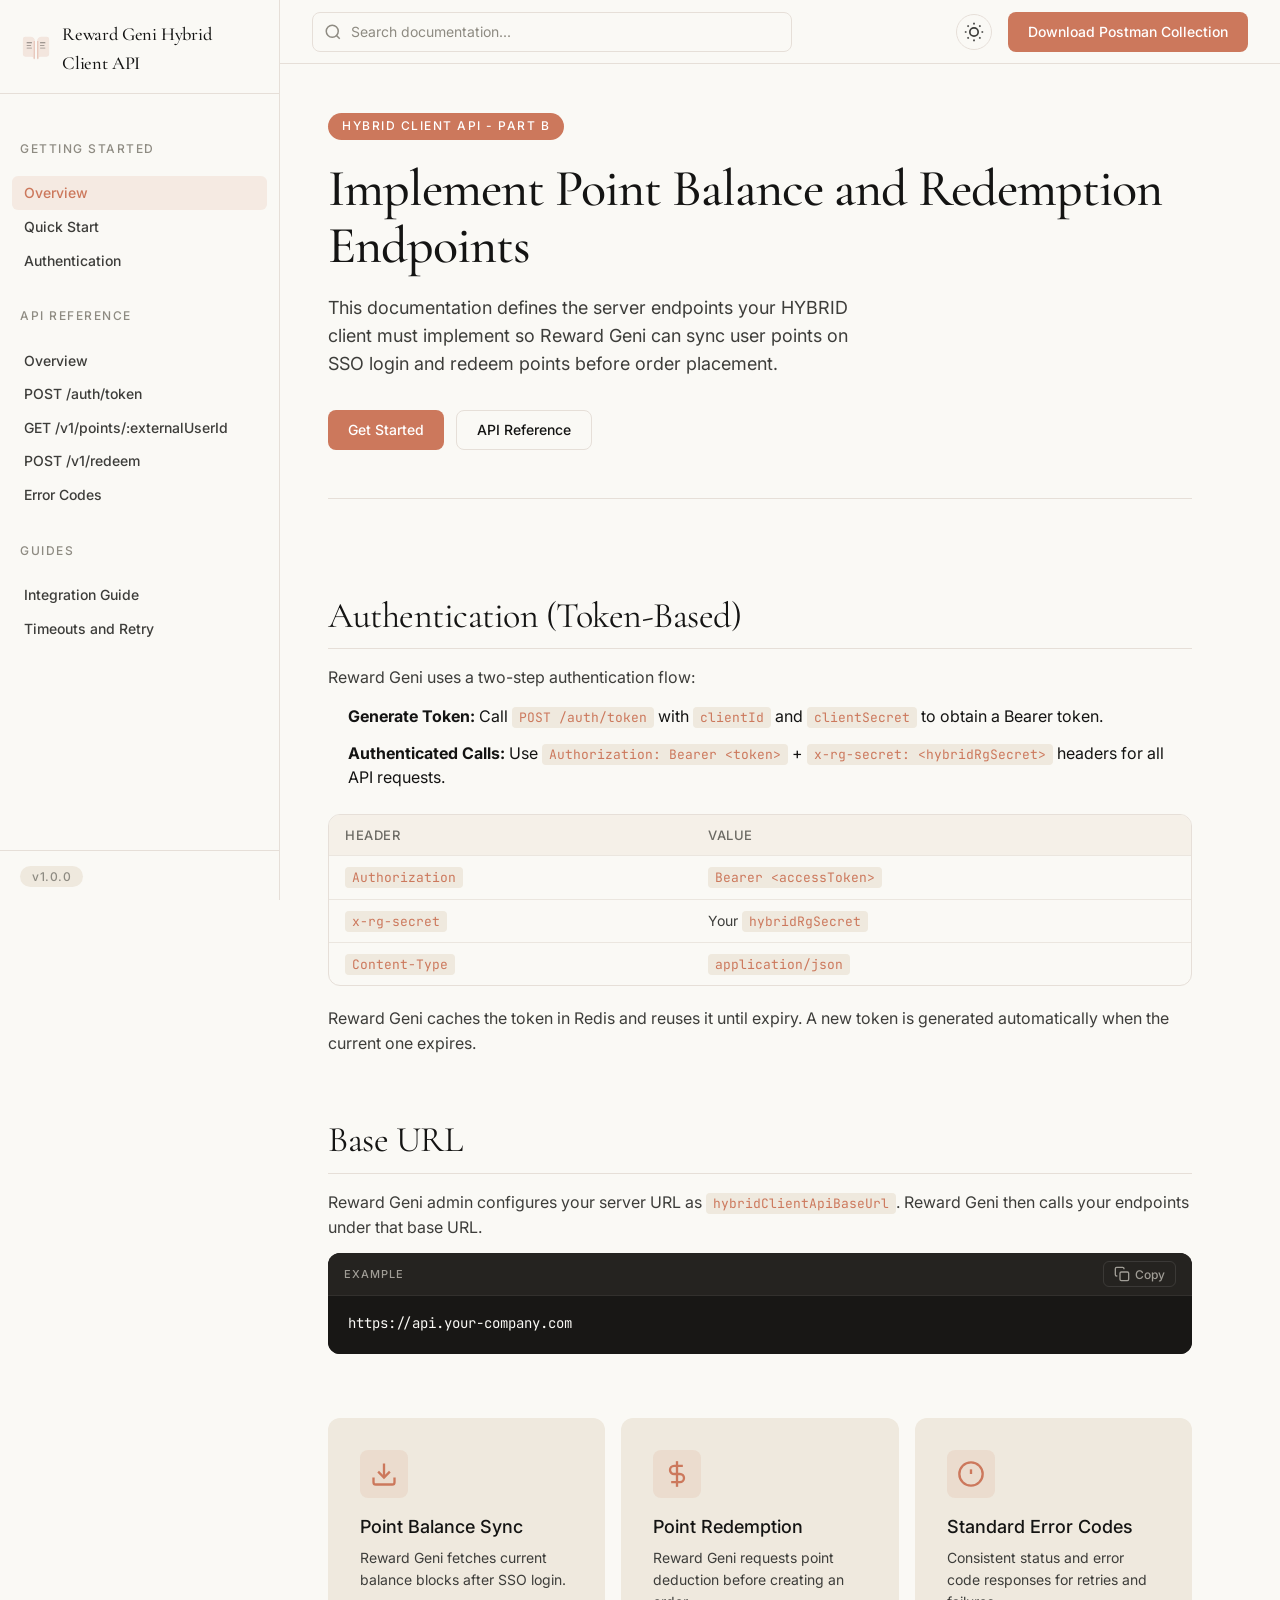
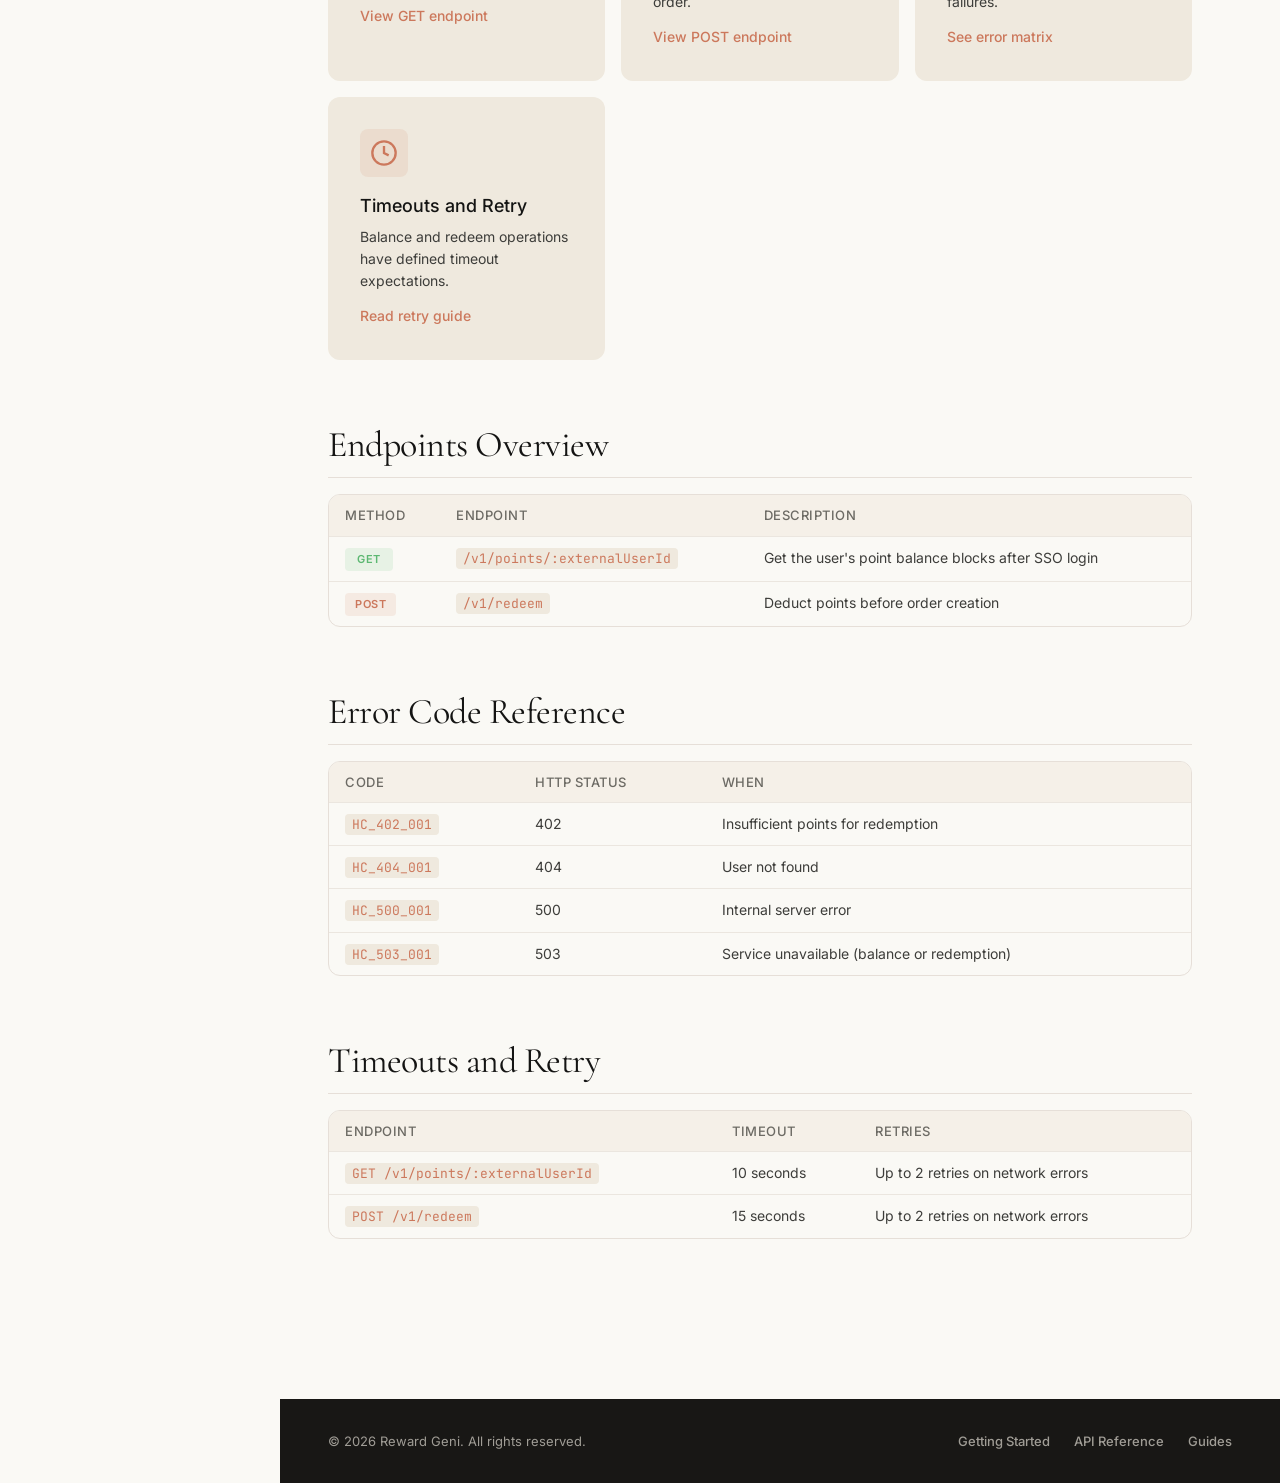
<file: index.html>
<!DOCTYPE html>
<html lang="en" data-theme="light">

<head>
    <meta charset="UTF-8">
    <meta name="viewport" content="width=device-width, initial-scale=1.0">
    <title>Reward Geni - Hybrid Client API (Part B)</title>
    <meta name="description"
        content="Part B Hybrid Client API documentation for Reward Geni. Includes token-based authentication, point balance sync, point redemption, error codes, and retries.">
    <meta name="keywords"
        content="Reward Geni, Hybrid Client API, Part B, token authentication, points, redemption, API documentation">
    <meta name="author" content="Reward Geni">
    <meta property="og:title" content="Reward Geni - Hybrid Client API (Part B)">
    <meta property="og:description"
        content="Documentation for implementing Part B Hybrid Client API endpoints on your server.">
    <meta property="og:type" content="website">
    <meta name="twitter:card" content="summary_large_image">
    <link rel="icon" type="image/svg+xml" href="assets/favicon.svg">
    <link rel="stylesheet" href="styles.css">
    <link rel="preconnect" href="https://fonts.googleapis.com">
    <link rel="preconnect" href="https://fonts.gstatic.com" crossorigin>
    <link
        href="https://fonts.googleapis.com/css2?family=Cormorant+Garamond:ital,wght@0,400;0,500;0,600;0,700;1,400&family=Inter:wght@300;400;500;600;700&family=JetBrains+Mono:wght@400;500&display=swap"
        rel="stylesheet">
</head>

<body>
    <aside class="sidebar" id="sidebar">
        <div class="sidebar-header">
            <a href="index.html" class="logo-link">
                <img src="assets/logo.svg" alt="Reward Geni" class="logo">
                <span class="logo-text" data-config-site-name>Reward Geni Hybrid Client API</span>
            </a>
            <button class="sidebar-close" id="sidebarClose" aria-label="Close sidebar">
                <svg width="24" height="24" viewBox="0 0 24 24" fill="none" stroke="currentColor" stroke-width="2">
                    <path d="M18 6L6 18M6 6l12 12" />
                </svg>
            </button>
        </div>
        <nav class="sidebar-nav">
            <div class="nav-section">
                <h3 class="nav-section-title">Getting Started</h3>
                <ul class="nav-list">
                    <li><a href="index.html" class="nav-link active">Overview</a></li>
                    <li><a href="docs/getting-started.html" class="nav-link">Quick Start</a></li>
                    <li><a href="docs/getting-started.html#authentication" class="nav-link">Authentication</a></li>
                </ul>
            </div>
            <div class="nav-section">
                <h3 class="nav-section-title">API Reference</h3>
                <ul class="nav-list">
                    <li><a href="docs/api.html" class="nav-link">Overview</a></li>
                    <li><a href="docs/api.html#generate-token" class="nav-link">POST /auth/token</a></li>
                    <li><a href="docs/api.html#get-point-balance" class="nav-link">GET /v1/points/:externalUserId</a>
                    </li>
                    <li><a href="docs/api.html#redeem-points" class="nav-link">POST /v1/redeem</a></li>
                    <li><a href="docs/api.html#error-codes" class="nav-link">Error Codes</a></li>
                </ul>
            </div>
            <div class="nav-section">
                <h3 class="nav-section-title">Guides</h3>
                <ul class="nav-list">
                    <li><a href="docs/guides.html" class="nav-link">Integration Guide</a></li>
                    <li><a href="docs/guides.html#timeouts-and-retry" class="nav-link">Timeouts and Retry</a></li>
                </ul>
            </div>
        </nav>
        <div class="sidebar-footer">
            <span class="version-badge" data-config-api-version>v1.0.0</span>
        </div>
    </aside>

    <div class="main-wrapper">
        <header class="topbar">
            <button class="menu-toggle" id="menuToggle" aria-label="Open sidebar">
                <svg width="24" height="24" viewBox="0 0 24 24" fill="none" stroke="currentColor" stroke-width="2">
                    <path d="M3 12h18M3 6h18M3 18h18" />
                </svg>
            </button>
            <div class="search-container">
                <svg class="search-icon" width="18" height="18" viewBox="0 0 24 24" fill="none" stroke="currentColor"
                    stroke-width="2">
                    <circle cx="11" cy="11" r="8" />
                    <path d="m21 21-4.35-4.35" />
                </svg>
                <input type="text" id="searchInput" class="search-input" placeholder="Search documentation..."
                    autocomplete="off">
                <div class="search-results" id="searchResults"></div>
            </div>
            <div class="topbar-actions">
                <button class="theme-toggle" id="themeToggle" aria-label="Toggle theme">
                    <svg class="sun-icon" width="20" height="20" viewBox="0 0 24 24" fill="none" stroke="currentColor"
                        stroke-width="2">
                        <circle cx="12" cy="12" r="5" />
                        <path
                            d="M12 1v2M12 21v2M4.22 4.22l1.42 1.42M18.36 18.36l1.42 1.42M1 12h2M21 12h2M4.22 19.78l1.42-1.42M18.36 5.64l1.42-1.42" />
                    </svg>
                    <svg class="moon-icon" width="20" height="20" viewBox="0 0 24 24" fill="none" stroke="currentColor"
                        stroke-width="2">
                        <path d="M21 12.79A9 9 0 1 1 11.21 3 7 7 0 0 0 21 12.79z" />
                    </svg>
                </button>
                <button type="button" class="btn btn-primary postman-download"
                    data-download-url="Reward%20Geni%20-%20Hybrid%20Client%20API%20Spec%20%28Part%20B%29.postman_collection.json"
                    data-download-filename="reward-geni-hybrid-client-api-part-b.postman_collection.json"
                    aria-label="Download Postman Collection">Download Postman Collection</button>
            </div>
        </header>

        <main class="content">
            <section class="hero">
                <div class="hero-content">
                    <span class="badge">Hybrid Client API - Part B</span>
                    <h1>Implement Point Balance and Redemption Endpoints</h1>
                    <p class="hero-description">
                        This documentation defines the server endpoints your HYBRID client must implement so Reward Geni
                        can sync user points on SSO login and redeem points before order placement.
                    </p>
                    <div class="hero-actions">
                        <a href="docs/getting-started.html" class="btn btn-primary">Get Started</a>
                        <a href="docs/api.html" class="btn btn-secondary">API Reference</a>
                    </div>
                </div>
            </section>

            <section class="content-section">
                <h2 id="authentication">Authentication (Token-Based) <a href="#authentication" class="anchor-link">#</a>
                </h2>
                <p>Reward Geni uses a two-step authentication flow:</p>
                <ol class="steps" style="margin-bottom:24px;padding-left:20px;">
                    <li style="margin-bottom:12px;"><strong>Generate Token:</strong> Call <code>POST /auth/token</code>
                        with <code>clientId</code> and <code>clientSecret</code> to obtain a Bearer token.</li>
                    <li style="margin-bottom:12px;"><strong>Authenticated Calls:</strong> Use
                        <code>Authorization: Bearer &lt;token&gt;</code> +
                        <code>x-rg-secret: &lt;hybridRgSecret&gt;</code> headers for all API requests.
                    </li>
                </ol>
                <div class="table-wrapper">
                    <table class="api-table">
                        <thead>
                            <tr>
                                <th>Header</th>
                                <th>Value</th>
                            </tr>
                        </thead>
                        <tbody>
                            <tr>
                                <td><code>Authorization</code></td>
                                <td><code>Bearer &lt;accessToken&gt;</code></td>
                            </tr>
                            <tr>
                                <td><code>x-rg-secret</code></td>
                                <td>Your <code>hybridRgSecret</code></td>
                            </tr>
                            <tr>
                                <td><code>Content-Type</code></td>
                                <td><code>application/json</code></td>
                            </tr>
                        </tbody>
                    </table>
                </div>
                <p style="margin-top:12px;">Reward Geni caches the token in Redis and reuses it until expiry. A new
                    token is generated automatically when the current one expires.</p>
            </section>

            <section class="content-section">
                <h2 id="base-url">Base URL <a href="#base-url" class="anchor-link">#</a></h2>
                <p>
                    Reward Geni admin configures your server URL as <code>hybridClientApiBaseUrl</code>. Reward Geni
                    then
                    calls your endpoints under that base URL.
                </p>
                <div class="code-block">
                    <div class="code-header">
                        <span class="code-lang">Example</span>
                        <button class="copy-btn" data-code="https://api.your-company.com">
                            <svg width="16" height="16" viewBox="0 0 24 24" fill="none" stroke="currentColor"
                                stroke-width="2">
                                <rect x="9" y="9" width="13" height="13" rx="2" ry="2" />
                                <path d="M5 15H4a2 2 0 0 1-2-2V4a2 2 0 0 1 2-2h9a2 2 0 0 1 2 2v1" />
                            </svg>
                            Copy
                        </button>
                    </div>
                    <pre><code>https://api.your-company.com</code></pre>
                </div>
            </section>

            <section class="features-grid">
                <div class="feature-card">
                    <div class="feature-icon">
                        <svg width="28" height="28" viewBox="0 0 24 24" fill="none" stroke="currentColor"
                            stroke-width="2">
                            <path d="M21 15v4a2 2 0 0 1-2 2H5a2 2 0 0 1-2-2v-4" />
                            <polyline points="7 10 12 15 17 10" />
                            <line x1="12" y1="15" x2="12" y2="3" />
                        </svg>
                    </div>
                    <h3>Point Balance Sync</h3>
                    <p>Reward Geni fetches current balance blocks after SSO login.</p>
                    <a href="docs/api.html#get-point-balance" class="feature-link">View GET endpoint</a>
                </div>
                <div class="feature-card">
                    <div class="feature-icon">
                        <svg width="28" height="28" viewBox="0 0 24 24" fill="none" stroke="currentColor"
                            stroke-width="2">
                            <path d="M12 1v22" />
                            <path d="M17 5H9.5a3.5 3.5 0 0 0 0 7H14.5a3.5 3.5 0 0 1 0 7H7" />
                        </svg>
                    </div>
                    <h3>Point Redemption</h3>
                    <p>Reward Geni requests point deduction before creating an order.</p>
                    <a href="docs/api.html#redeem-points" class="feature-link">View POST endpoint</a>
                </div>
                <div class="feature-card">
                    <div class="feature-icon">
                        <svg width="28" height="28" viewBox="0 0 24 24" fill="none" stroke="currentColor"
                            stroke-width="2">
                            <circle cx="12" cy="12" r="10" />
                            <line x1="12" y1="8" x2="12" y2="12" />
                            <line x1="12" y1="16" x2="12.01" y2="16" />
                        </svg>
                    </div>
                    <h3>Standard Error Codes</h3>
                    <p>Consistent status and error code responses for retries and failures.</p>
                    <a href="docs/api.html#error-codes" class="feature-link">See error matrix</a>
                </div>
                <div class="feature-card">
                    <div class="feature-icon">
                        <svg width="28" height="28" viewBox="0 0 24 24" fill="none" stroke="currentColor"
                            stroke-width="2">
                            <circle cx="12" cy="12" r="10" />
                            <polyline points="12 6 12 12 16 14" />
                        </svg>
                    </div>
                    <h3>Timeouts and Retry</h3>
                    <p>Balance and redeem operations have defined timeout expectations.</p>
                    <a href="docs/guides.html#timeouts-and-retry" class="feature-link">Read retry guide</a>
                </div>
            </section>

            <section class="content-section">
                <h2 id="endpoints-overview">Endpoints Overview <a href="#endpoints-overview" class="anchor-link">#</a>
                </h2>
                <div class="table-wrapper">
                    <table class="api-table">
                        <thead>
                            <tr>
                                <th>Method</th>
                                <th>Endpoint</th>
                                <th>Description</th>
                            </tr>
                        </thead>
                        <tbody>
                            <tr>
                                <td><span class="method-badge method-get">GET</span></td>
                                <td><code>/v1/points/:externalUserId</code></td>
                                <td>Get the user's point balance blocks after SSO login</td>
                            </tr>
                            <tr>
                                <td><span class="method-badge method-post">POST</span></td>
                                <td><code>/v1/redeem</code></td>
                                <td>Deduct points before order creation</td>
                            </tr>
                        </tbody>
                    </table>
                </div>
            </section>

            <section class="content-section">
                <h2 id="error-codes">Error Code Reference <a href="#error-codes" class="anchor-link">#</a></h2>
                <div class="table-wrapper">
                    <table class="api-table">
                        <thead>
                            <tr>
                                <th>Code</th>
                                <th>HTTP Status</th>
                                <th>When</th>
                            </tr>
                        </thead>
                        <tbody>
                            <tr>
                                <td><code>HC_402_001</code></td>
                                <td>402</td>
                                <td>Insufficient points for redemption</td>
                            </tr>
                            <tr>
                                <td><code>HC_404_001</code></td>
                                <td>404</td>
                                <td>User not found</td>
                            </tr>
                            <tr>
                                <td><code>HC_500_001</code></td>
                                <td>500</td>
                                <td>Internal server error</td>
                            </tr>
                            <tr>
                                <td><code>HC_503_001</code></td>
                                <td>503</td>
                                <td>Service unavailable (balance or redemption)</td>
                            </tr>
                        </tbody>
                    </table>
                </div>
            </section>

            <section class="content-section">
                <h2 id="timeouts-and-retry">Timeouts and Retry <a href="#timeouts-and-retry" class="anchor-link">#</a>
                </h2>
                <div class="table-wrapper">
                    <table class="api-table">
                        <thead>
                            <tr>
                                <th>Endpoint</th>
                                <th>Timeout</th>
                                <th>Retries</th>
                            </tr>
                        </thead>
                        <tbody>
                            <tr>
                                <td><code>GET /v1/points/:externalUserId</code></td>
                                <td>10 seconds</td>
                                <td>Up to 2 retries on network errors</td>
                            </tr>
                            <tr>
                                <td><code>POST /v1/redeem</code></td>
                                <td>15 seconds</td>
                                <td>Up to 2 retries on network errors</td>
                            </tr>
                        </tbody>
                    </table>
                </div>
            </section>

            <section class="content-section">
        </main>

        <footer class="footer">
            <div class="footer-content">
                <p>&copy; <span class="footer-year"></span> Reward Geni. All rights reserved.</p>
                <div class="footer-links">
                    <a href="docs/getting-started.html">Getting Started</a>
                    <a href="docs/api.html">API Reference</a>
                    <a href="docs/guides.html">Guides</a>
                </div>
            </div>
        </footer>
    </div>

    <div class="sidebar-overlay" id="sidebarOverlay"></div>

    <script src="config.js"></script>
    <script src="script.js"></script>
</body>

</html>
</file>
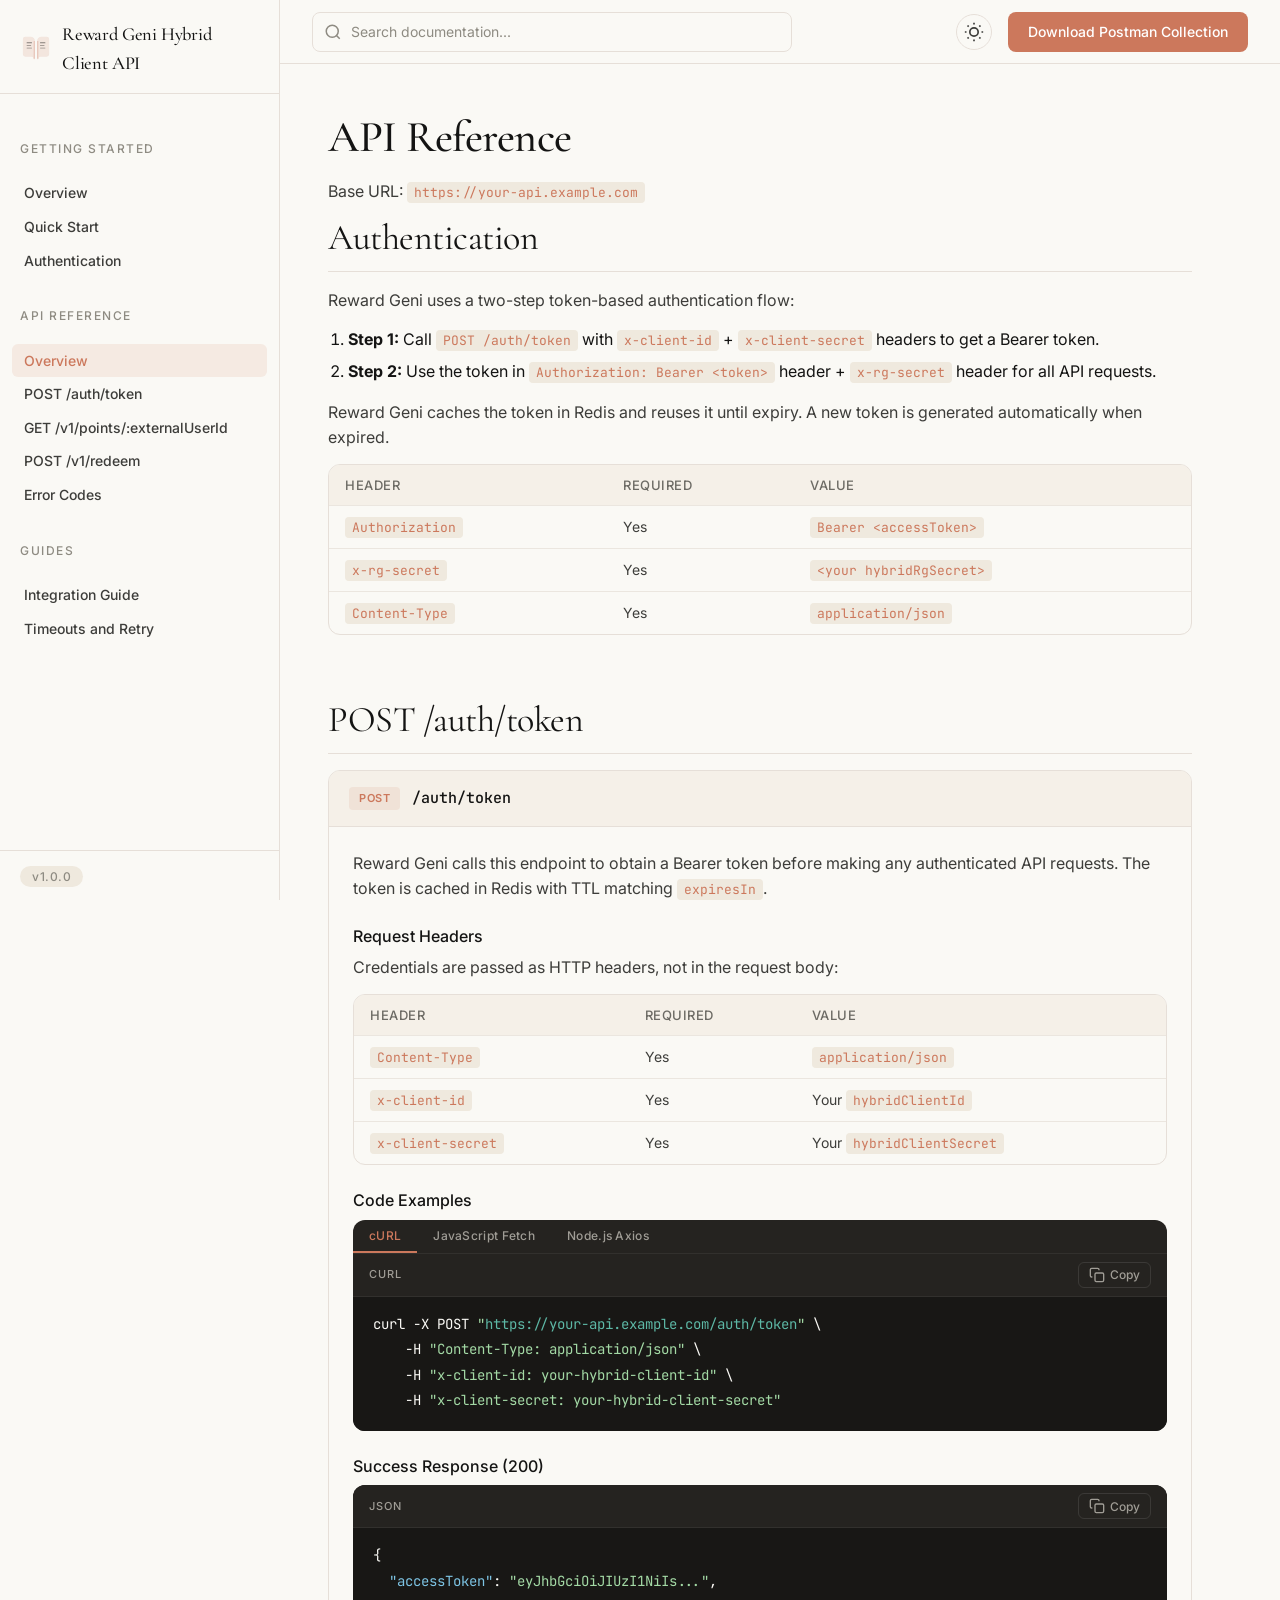
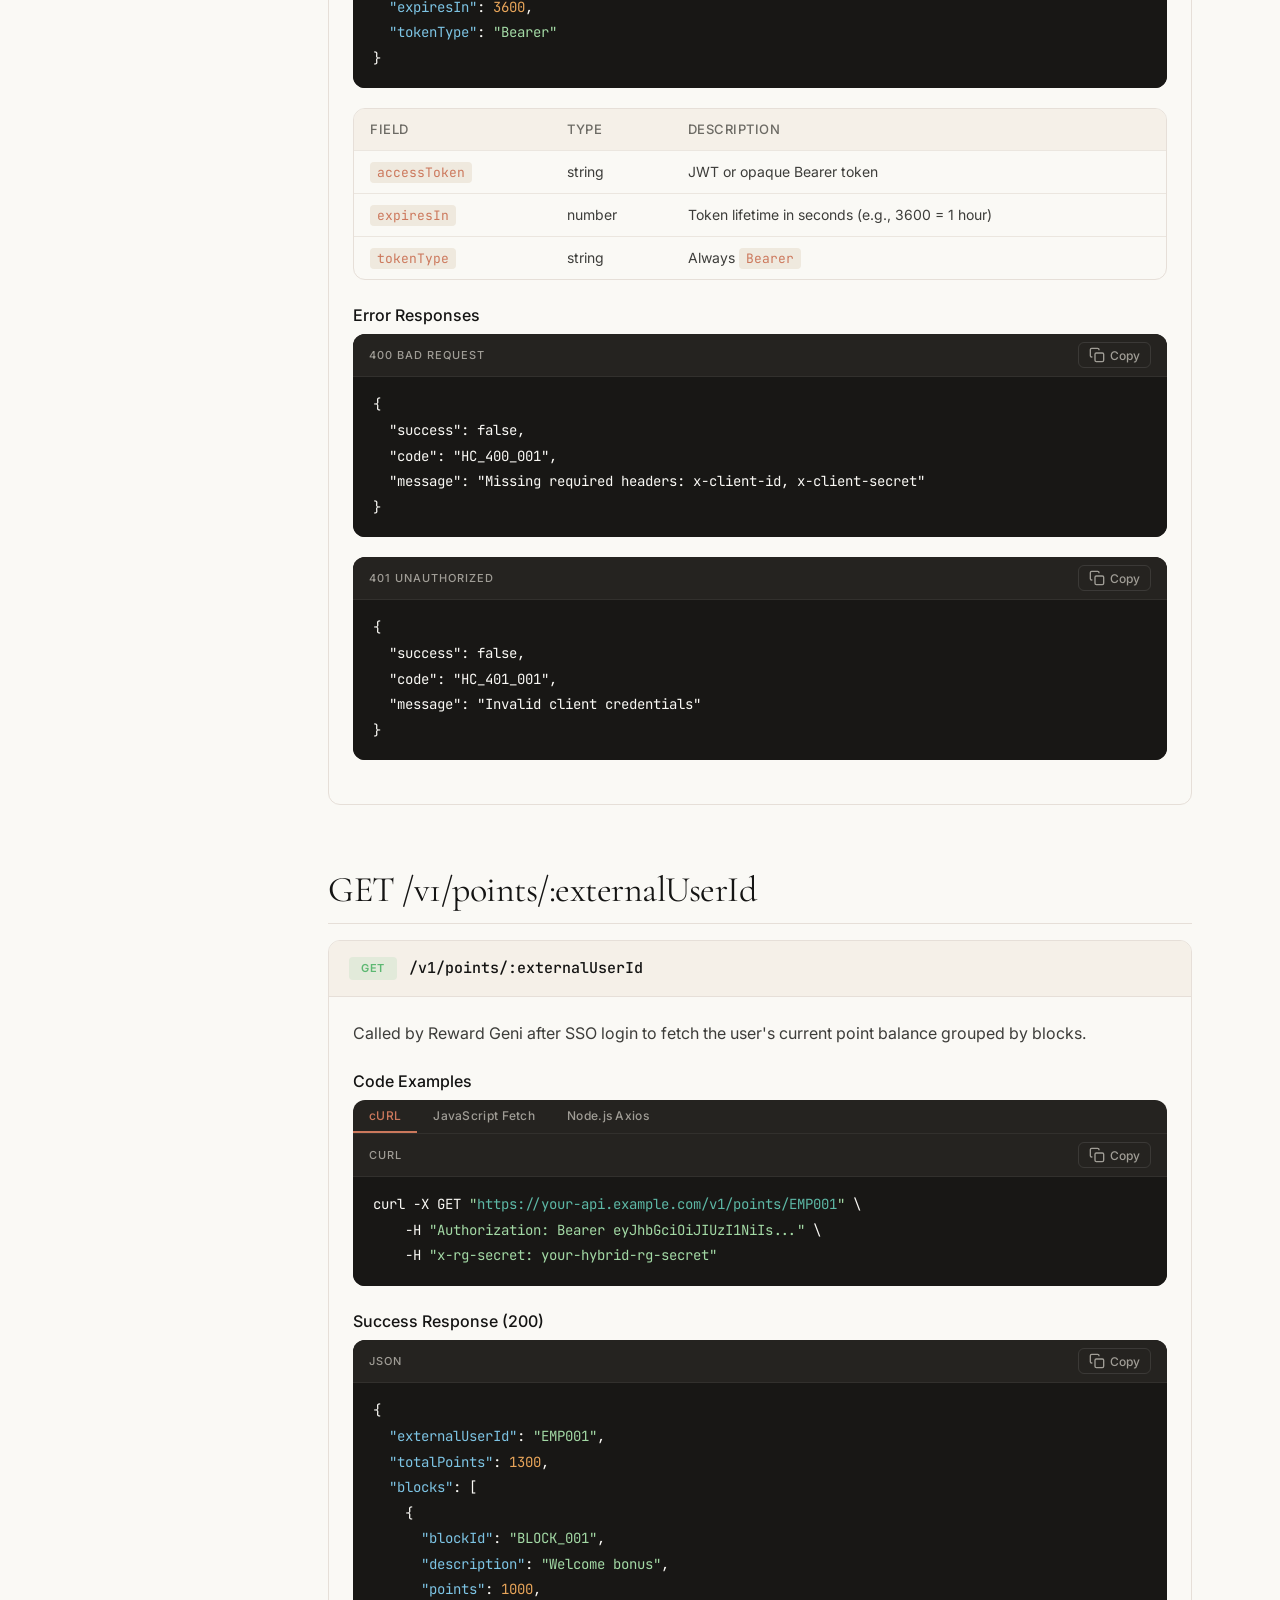
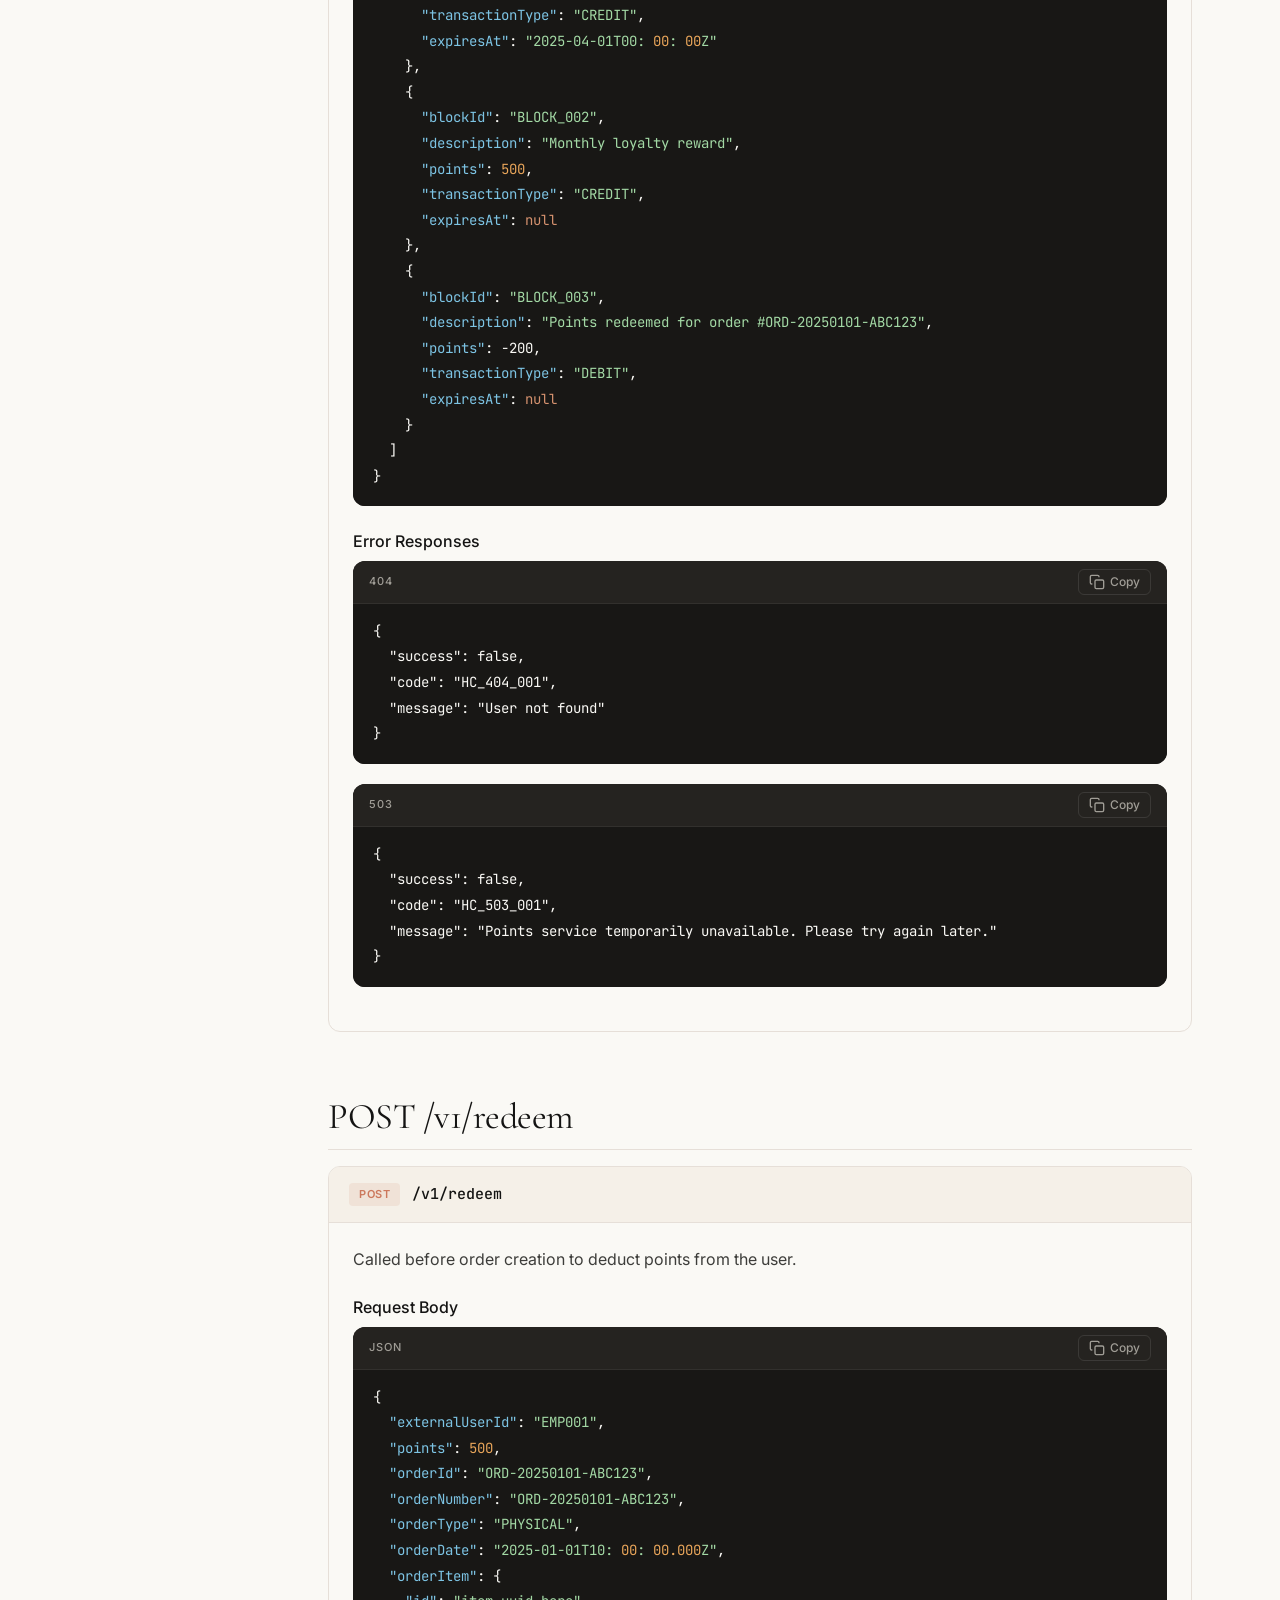
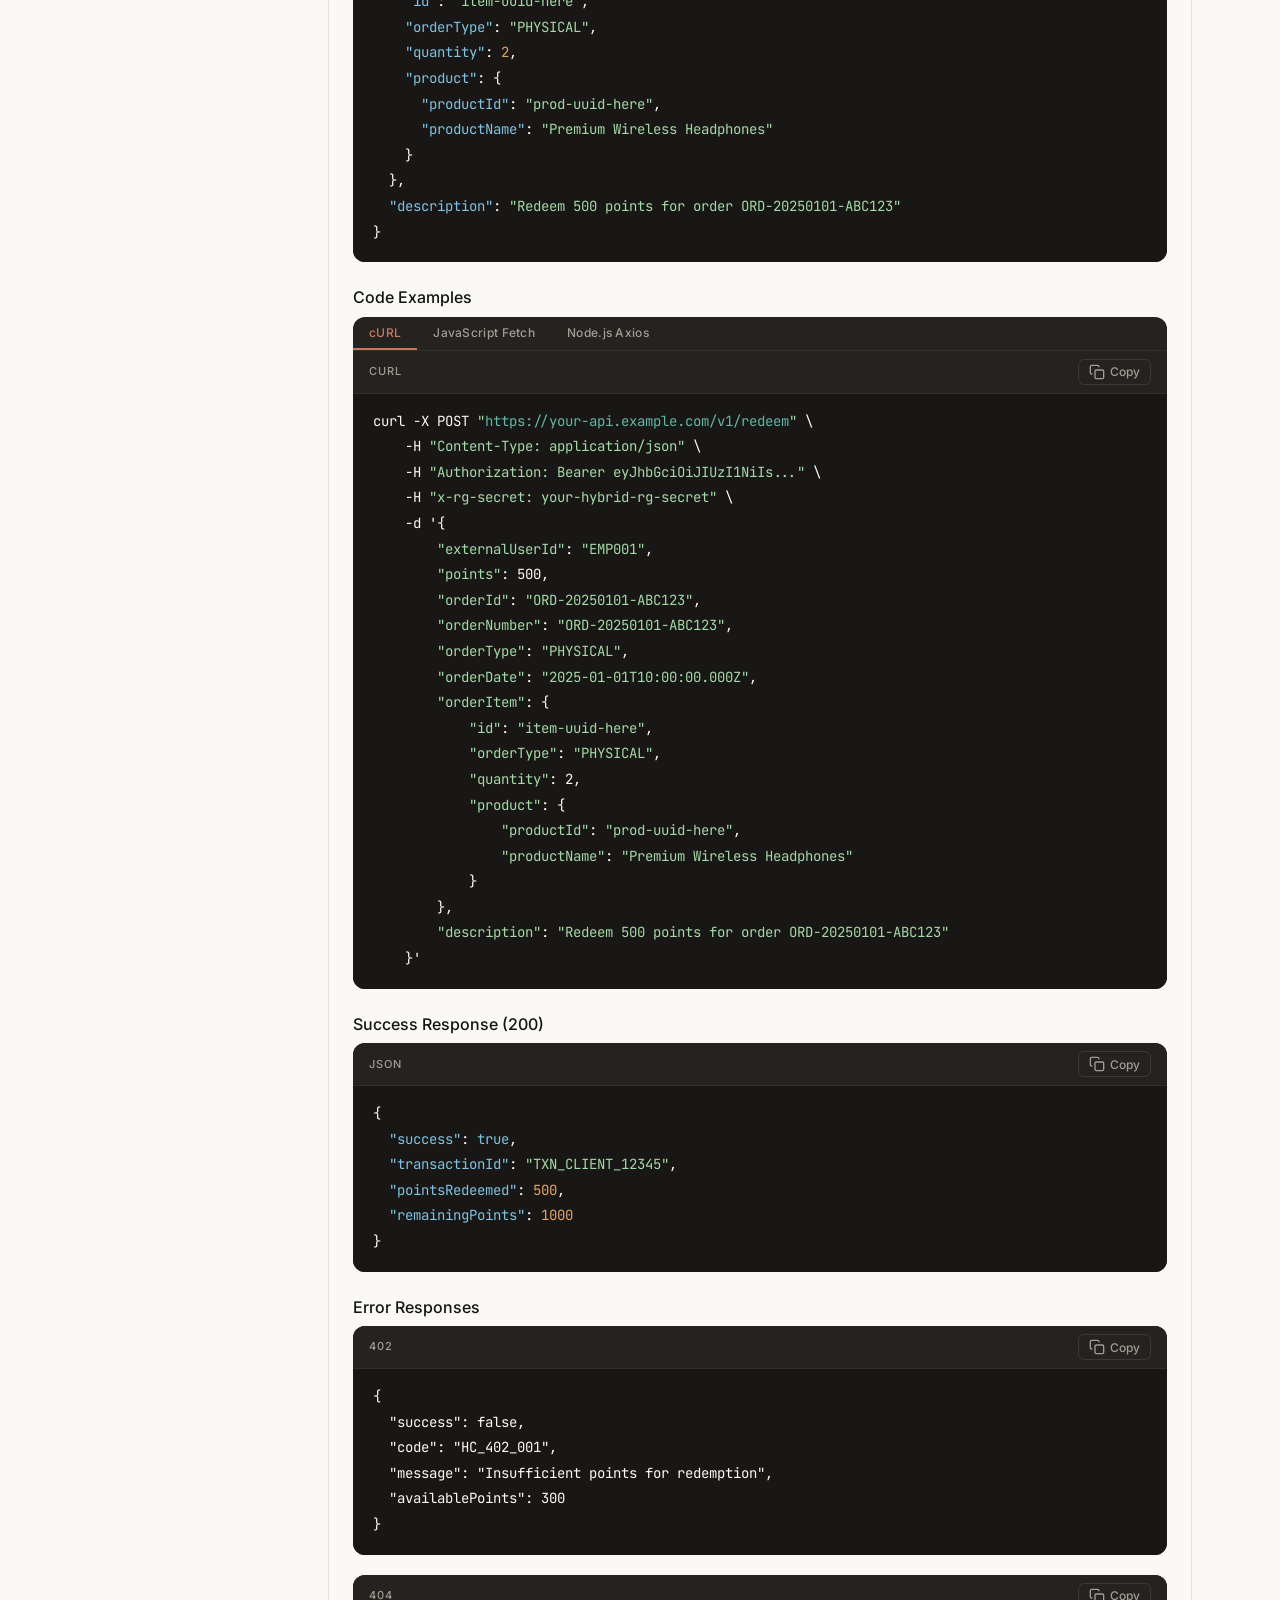
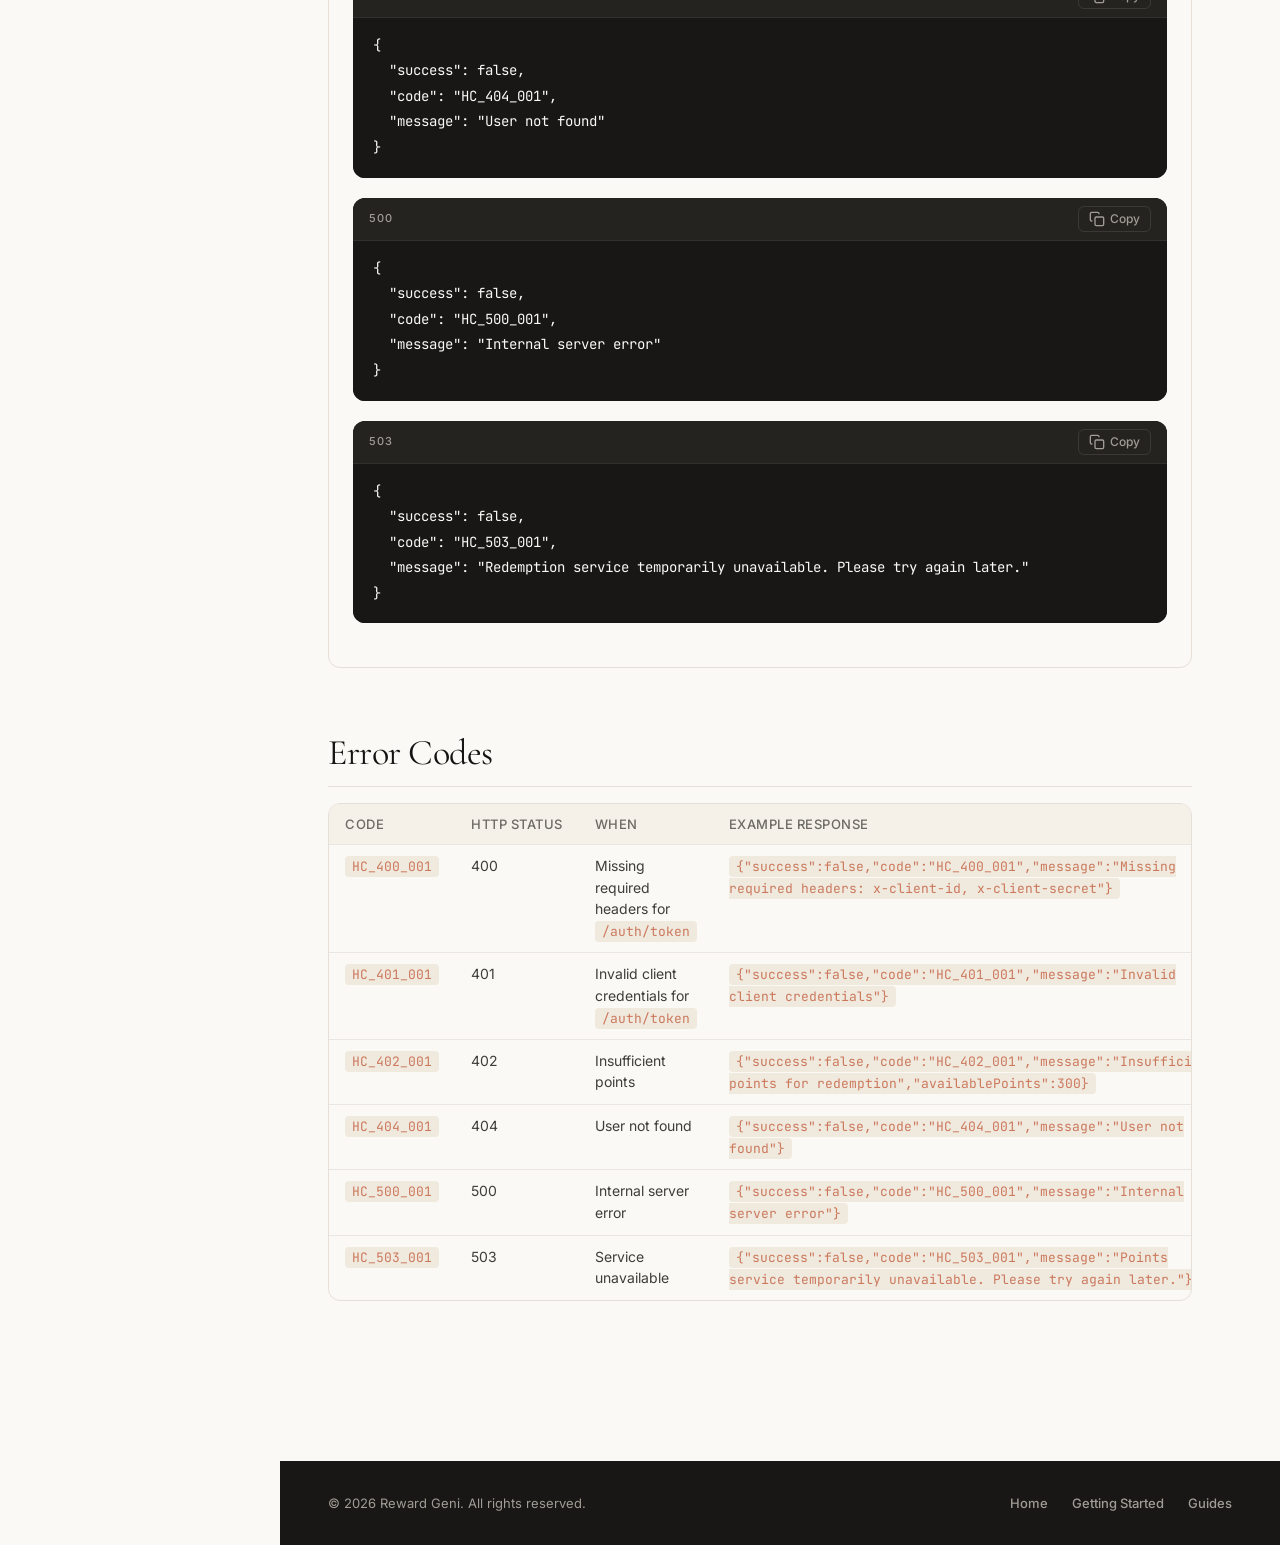
<file: docs/api.html>
<!DOCTYPE html>
<html lang="en" data-theme="light">

<head>
    <meta charset="UTF-8">
    <meta name="viewport" content="width=device-width, initial-scale=1.0">
    <title>API Reference - Hybrid Client API Part B</title>
    <meta name="description"
        content="Complete Part B API reference for Reward Geni Hybrid Client API endpoints: GET /v1/points/:externalUserId and POST /v1/redeem.">
    <link rel="icon" type="image/svg+xml" href="../assets/favicon.svg">
    <link rel="stylesheet" href="../styles.css">
    <link rel="preconnect" href="https://fonts.googleapis.com">
    <link rel="preconnect" href="https://fonts.gstatic.com" crossorigin>
    <link
        href="https://fonts.googleapis.com/css2?family=Cormorant+Garamond:ital,wght@0,400;0,500;0,600;0,700;1,400&family=Inter:wght@300;400;500;600;700&family=JetBrains+Mono:wght@400;500&display=swap"
        rel="stylesheet">
</head>

<body>
    <aside class="sidebar" id="sidebar">
        <div class="sidebar-header">
            <a href="../index.html" class="logo-link">
                <img src="../assets/logo.svg" alt="Reward Geni" class="logo">
                <span class="logo-text" data-config-site-name>Reward Geni Hybrid Client API</span>
            </a>
            <button class="sidebar-close" id="sidebarClose" aria-label="Close sidebar">
                <svg width="24" height="24" viewBox="0 0 24 24" fill="none" stroke="currentColor" stroke-width="2">
                    <path d="M18 6L6 18M6 6l12 12" />
                </svg>
            </button>
        </div>
        <nav class="sidebar-nav">
            <div class="nav-section">
                <h3 class="nav-section-title">Getting Started</h3>
                <ul class="nav-list">
                    <li><a href="../index.html" class="nav-link">Overview</a></li>
                    <li><a href="getting-started.html" class="nav-link">Quick Start</a></li>
                    <li><a href="getting-started.html#authentication" class="nav-link">Authentication</a></li>
                </ul>
            </div>
            <div class="nav-section">
                <h3 class="nav-section-title">API Reference</h3>
                <ul class="nav-list">
                    <li><a href="api.html" class="nav-link active">Overview</a></li>
                    <li><a href="api.html#generate-token" class="nav-link">POST /auth/token</a></li>
                    <li><a href="api.html#get-point-balance" class="nav-link">GET /v1/points/:externalUserId</a></li>
                    <li><a href="api.html#redeem-points" class="nav-link">POST /v1/redeem</a></li>
                    <li><a href="api.html#error-codes" class="nav-link">Error Codes</a></li>
                </ul>
            </div>
            <div class="nav-section">
                <h3 class="nav-section-title">Guides</h3>
                <ul class="nav-list">
                    <li><a href="guides.html" class="nav-link">Integration Guide</a></li>
                    <li><a href="guides.html#timeouts-and-retry" class="nav-link">Timeouts and Retry</a></li>
                </ul>
            </div>
        </nav>
        <div class="sidebar-footer">
            <span class="version-badge" data-config-api-version>v1.0.0</span>
        </div>
    </aside>

    <div class="main-wrapper">
        <header class="topbar">
            <button class="menu-toggle" id="menuToggle" aria-label="Open sidebar">
                <svg width="24" height="24" viewBox="0 0 24 24" fill="none" stroke="currentColor" stroke-width="2">
                    <path d="M3 12h18M3 6h18M3 18h18" />
                </svg>
            </button>
            <div class="search-container">
                <svg class="search-icon" width="18" height="18" viewBox="0 0 24 24" fill="none" stroke="currentColor"
                    stroke-width="2">
                    <circle cx="11" cy="11" r="8" />
                    <path d="m21 21-4.35-4.35" />
                </svg>
                <input type="text" id="searchInput" class="search-input" placeholder="Search documentation..."
                    autocomplete="off">
                <div class="search-results" id="searchResults"></div>
            </div>
            <div class="topbar-actions">
                <button class="theme-toggle" id="themeToggle" aria-label="Toggle theme">
                    <svg class="sun-icon" width="20" height="20" viewBox="0 0 24 24" fill="none" stroke="currentColor"
                        stroke-width="2">
                        <circle cx="12" cy="12" r="5" />
                        <path
                            d="M12 1v2M12 21v2M4.22 4.22l1.42 1.42M18.36 18.36l1.42 1.42M1 12h2M21 12h2M4.22 19.78l1.42-1.42M18.36 5.64l1.42-1.42" />
                    </svg>
                    <svg class="moon-icon" width="20" height="20" viewBox="0 0 24 24" fill="none" stroke="currentColor"
                        stroke-width="2">
                        <path d="M21 12.79A9 9 0 1 1 11.21 3 7 7 0 0 0 21 12.79z" />
                    </svg>
                </button>
                <button type="button" class="btn btn-primary postman-download"
                    data-download-url="../Reward%20Geni%20-%20Hybrid%20Client%20API%20Spec%20%28Part%20B%29.postman_collection.json"
                    data-download-filename="reward-geni-hybrid-client-api-part-b.postman_collection.json"
                    aria-label="Download Postman Collection">Download Postman Collection</button>
            </div>
        </header>

        <main class="content">
            <h1>API Reference</h1>
            <p>Base URL: <code>https://your-api.example.com</code></p>

            <section class="content-section">
                <h2 id="authentication">Authentication <a href="#authentication" class="anchor-link">#</a></h2>
                <p>Reward Geni uses a two-step token-based authentication flow:</p>
                <ol style="margin-bottom:16px;padding-left:20px;">
                    <li style="margin-bottom:8px;"><strong>Step 1:</strong> Call <code>POST /auth/token</code> with
                        <code>x-client-id</code> + <code>x-client-secret</code> headers to get a Bearer token.
                    </li>
                    <li style="margin-bottom:8px;"><strong>Step 2:</strong> Use the token in
                        <code>Authorization: Bearer &lt;token&gt;</code> header + <code>x-rg-secret</code> header for
                        all API requests.
                    </li>
                </ol>
                <p>Reward Geni caches the token in Redis and reuses it until expiry. A new token is generated
                    automatically when expired.</p>
                <div class="table-wrapper">
                    <table class="api-table">
                        <thead>
                            <tr>
                                <th>Header</th>
                                <th>Required</th>
                                <th>Value</th>
                            </tr>
                        </thead>
                        <tbody>
                            <tr>
                                <td><code>Authorization</code></td>
                                <td>Yes</td>
                                <td><code>Bearer &lt;accessToken&gt;</code></td>
                            </tr>
                            <tr>
                                <td><code>x-rg-secret</code></td>
                                <td>Yes</td>
                                <td><code>&lt;your hybridRgSecret&gt;</code></td>
                            </tr>
                            <tr>
                                <td><code>Content-Type</code></td>
                                <td>Yes</td>
                                <td><code>application/json</code></td>
                            </tr>
                        </tbody>
                    </table>
                </div>
            </section>

            <section class="content-section">
                <h2 id="generate-token">POST /auth/token <a href="#generate-token" class="anchor-link">#</a></h2>
                <div class="endpoint-block">
                    <div class="endpoint-header">
                        <span class="method-badge method-post">POST</span>
                        <span class="endpoint-url">/auth/token</span>
                    </div>
                    <div class="endpoint-body">
                        <p class="endpoint-description">Reward Geni calls this endpoint to obtain a Bearer token before
                            making any authenticated API requests. The token is cached in Redis with TTL matching
                            <code>expiresIn</code>.
                        </p>

                        <h4>Request Headers</h4>
                        <p>Credentials are passed as HTTP headers, not in the request body:</p>
                        <div class="table-wrapper">
                            <table class="api-table">
                                <thead>
                                    <tr>
                                        <th>Header</th>
                                        <th>Required</th>
                                        <th>Value</th>
                                    </tr>
                                </thead>
                                <tbody>
                                    <tr>
                                        <td><code>Content-Type</code></td>
                                        <td>Yes</td>
                                        <td><code>application/json</code></td>
                                    </tr>
                                    <tr>
                                        <td><code>x-client-id</code></td>
                                        <td>Yes</td>
                                        <td>Your <code>hybridClientId</code></td>
                                    </tr>
                                    <tr>
                                        <td><code>x-client-secret</code></td>
                                        <td>Yes</td>
                                        <td>Your <code>hybridClientSecret</code></td>
                                    </tr>
                                </tbody>
                            </table>
                        </div>

                        <h4>Code Examples</h4>
                        <div class="code-tabs">
                            <div class="code-tabs-header">
                                <button class="code-tab-btn active">cURL</button>
                                <button class="code-tab-btn">JavaScript Fetch</button>
                                <button class="code-tab-btn">Node.js Axios</button>
                            </div>
                            <div class="code-tab-content active">
                                <div class="code-block">
                                    <div class="code-header"><span class="code-lang">cURL</span><button
                                            class="copy-btn"><svg width="16" height="16" viewBox="0 0 24 24" fill="none"
                                                stroke="currentColor" stroke-width="2">
                                                <rect x="9" y="9" width="13" height="13" rx="2" ry="2" />
                                                <path d="M5 15H4a2 2 0 0 1-2-2V4a2 2 0 0 1 2-2h9a2 2 0 0 1 2 2v1" />
                                            </svg> Copy</button></div>
                                    <pre><code>curl -X POST "https://your-api.example.com/auth/token" \
    -H "Content-Type: application/json" \
    -H "x-client-id: your-hybrid-client-id" \
    -H "x-client-secret: your-hybrid-client-secret"</code></pre>
                                </div>
                            </div>
                            <div class="code-tab-content">
                                <div class="code-block">
                                    <div class="code-header"><span class="code-lang">JavaScript</span><button
                                            class="copy-btn"><svg width="16" height="16" viewBox="0 0 24 24" fill="none"
                                                stroke="currentColor" stroke-width="2">
                                                <rect x="9" y="9" width="13" height="13" rx="2" ry="2" />
                                                <path d="M5 15H4a2 2 0 0 1-2-2V4a2 2 0 0 1 2-2h9a2 2 0 0 1 2 2v1" />
                                            </svg> Copy</button></div>
                                    <pre><code>const response = await fetch('https://your-api.example.com/auth/token', {
    method: 'POST',
    headers: {
        'Content-Type': 'application/json',
        'x-client-id': 'your-hybrid-client-id',
        'x-client-secret': 'your-hybrid-client-secret'
    }
});

const data = await response.json();
console.log(data.accessToken);</code></pre>
                                </div>
                            </div>
                            <div class="code-tab-content">
                                <div class="code-block">
                                    <div class="code-header"><span class="code-lang">Node.js</span><button
                                            class="copy-btn"><svg width="16" height="16" viewBox="0 0 24 24" fill="none"
                                                stroke="currentColor" stroke-width="2">
                                                <rect x="9" y="9" width="13" height="13" rx="2" ry="2" />
                                                <path d="M5 15H4a2 2 0 0 1-2-2V4a2 2 0 0 1 2-2h9a2 2 0 0 1 2 2v1" />
                                            </svg> Copy</button></div>
                                    <pre><code>const axios = require('axios');

const { data } = await axios.post(
    'https://your-api.example.com/auth/token',
    {},
    {
        headers: {
            'Content-Type': 'application/json',
            'x-client-id': 'your-hybrid-client-id',
            'x-client-secret': 'your-hybrid-client-secret'
        }
    }
);

console.log(data.accessToken);</code></pre>
                                </div>
                            </div>
                        </div>

                        <h4>Success Response (200)</h4>
                        <div class="code-block">
                            <div class="code-header"><span class="code-lang">JSON</span><button class="copy-btn"><svg
                                        width="16" height="16" viewBox="0 0 24 24" fill="none" stroke="currentColor"
                                        stroke-width="2">
                                        <rect x="9" y="9" width="13" height="13" rx="2" ry="2" />
                                        <path d="M5 15H4a2 2 0 0 1-2-2V4a2 2 0 0 1 2-2h9a2 2 0 0 1 2 2v1" />
                                    </svg> Copy</button></div>
                            <pre><code>{
  "accessToken": "eyJhbGciOiJIUzI1NiIs...",
  "expiresIn": 3600,
  "tokenType": "Bearer"
}</code></pre>
                        </div>

                        <div class="table-wrapper">
                            <table class="api-table">
                                <thead>
                                    <tr>
                                        <th>Field</th>
                                        <th>Type</th>
                                        <th>Description</th>
                                    </tr>
                                </thead>
                                <tbody>
                                    <tr>
                                        <td><code>accessToken</code></td>
                                        <td>string</td>
                                        <td>JWT or opaque Bearer token</td>
                                    </tr>
                                    <tr>
                                        <td><code>expiresIn</code></td>
                                        <td>number</td>
                                        <td>Token lifetime in seconds (e.g., 3600 = 1 hour)</td>
                                    </tr>
                                    <tr>
                                        <td><code>tokenType</code></td>
                                        <td>string</td>
                                        <td>Always <code>Bearer</code></td>
                                    </tr>
                                </tbody>
                            </table>
                        </div>

                        <h4>Error Responses</h4>
                        <div class="code-block">
                            <div class="code-header"><span class="code-lang">400 Bad Request</span><button
                                    class="copy-btn"><svg width="16" height="16" viewBox="0 0 24 24" fill="none"
                                        stroke="currentColor" stroke-width="2">
                                        <rect x="9" y="9" width="13" height="13" rx="2" ry="2" />
                                        <path d="M5 15H4a2 2 0 0 1-2-2V4a2 2 0 0 1 2-2h9a2 2 0 0 1 2 2v1" />
                                    </svg> Copy</button></div>
                            <pre><code>{
  "success": false,
  "code": "HC_400_001",
  "message": "Missing required headers: x-client-id, x-client-secret"
}</code></pre>
                        </div>
                        <div class="code-block">
                            <div class="code-header"><span class="code-lang">401 Unauthorized</span><button
                                    class="copy-btn"><svg width="16" height="16" viewBox="0 0 24 24" fill="none"
                                        stroke="currentColor" stroke-width="2">
                                        <rect x="9" y="9" width="13" height="13" rx="2" ry="2" />
                                        <path d="M5 15H4a2 2 0 0 1-2-2V4a2 2 0 0 1 2-2h9a2 2 0 0 1 2 2v1" />
                                    </svg> Copy</button></div>
                            <pre><code>{
  "success": false,
  "code": "HC_401_001",
  "message": "Invalid client credentials"
}</code></pre>
                        </div>
                    </div>
                </div>
            </section>

            <section class="content-section">
                <h2 id="get-point-balance">GET /v1/points/:externalUserId <a href="#get-point-balance"
                        class="anchor-link">#</a></h2>
                <div class="endpoint-block">
                    <div class="endpoint-header">
                        <span class="method-badge method-get">GET</span>
                        <span class="endpoint-url">/v1/points/:externalUserId</span>
                    </div>
                    <div class="endpoint-body">
                        <p class="endpoint-description">Called by Reward Geni after SSO login to fetch the user's
                            current point balance grouped by blocks.</p>

                        <h4>Code Examples</h4>
                        <div class="code-tabs">
                            <div class="code-tabs-header">
                                <button class="code-tab-btn active">cURL</button>
                                <button class="code-tab-btn">JavaScript Fetch</button>
                                <button class="code-tab-btn">Node.js Axios</button>
                            </div>
                            <div class="code-tab-content active">
                                <div class="code-block">
                                    <div class="code-header"><span class="code-lang">cURL</span><button
                                            class="copy-btn"><svg width="16" height="16" viewBox="0 0 24 24" fill="none"
                                                stroke="currentColor" stroke-width="2">
                                                <rect x="9" y="9" width="13" height="13" rx="2" ry="2" />
                                                <path d="M5 15H4a2 2 0 0 1-2-2V4a2 2 0 0 1 2-2h9a2 2 0 0 1 2 2v1" />
                                            </svg> Copy</button></div>
                                    <pre><code>curl -X GET "https://your-api.example.com/v1/points/EMP001" \
    -H "Authorization: Bearer eyJhbGciOiJIUzI1NiIs..." \
    -H "x-rg-secret: your-hybrid-rg-secret"</code></pre>
                                </div>
                            </div>
                            <div class="code-tab-content">
                                <div class="code-block">
                                    <div class="code-header"><span class="code-lang">JavaScript</span><button
                                            class="copy-btn"><svg width="16" height="16" viewBox="0 0 24 24" fill="none"
                                                stroke="currentColor" stroke-width="2">
                                                <rect x="9" y="9" width="13" height="13" rx="2" ry="2" />
                                                <path d="M5 15H4a2 2 0 0 1-2-2V4a2 2 0 0 1 2-2h9a2 2 0 0 1 2 2v1" />
                                            </svg> Copy</button></div>
                                    <pre><code>const response = await fetch('https://your-api.example.com/v1/points/EMP001', {
    method: 'GET',
    headers: {
        'Authorization': 'Bearer eyJhbGciOiJIUzI1NiIs...',
        'x-rg-secret': 'your-hybrid-rg-secret'
    }
});

const data = await response.json();
console.log(data);</code></pre>
                                </div>
                            </div>
                            <div class="code-tab-content">
                                <div class="code-block">
                                    <div class="code-header"><span class="code-lang">Node.js</span><button
                                            class="copy-btn"><svg width="16" height="16" viewBox="0 0 24 24" fill="none"
                                                stroke="currentColor" stroke-width="2">
                                                <rect x="9" y="9" width="13" height="13" rx="2" ry="2" />
                                                <path d="M5 15H4a2 2 0 0 1-2-2V4a2 2 0 0 1 2-2h9a2 2 0 0 1 2 2v1" />
                                            </svg> Copy</button></div>
                                    <pre><code>const axios = require('axios');

const { data } = await axios.get(
    'https://your-api.example.com/v1/points/EMP001',
    {
        headers: {
            'Authorization': 'Bearer eyJhbGciOiJIUzI1NiIs...',
            'x-rg-secret': 'your-hybrid-rg-secret'
        }
    }
);

console.log(data);</code></pre>
                                </div>
                            </div>
                        </div>

                        <h4>Success Response (200)</h4>
                        <div class="code-block">
                            <div class="code-header"><span class="code-lang">JSON</span><button class="copy-btn"><svg
                                        width="16" height="16" viewBox="0 0 24 24" fill="none" stroke="currentColor"
                                        stroke-width="2">
                                        <rect x="9" y="9" width="13" height="13" rx="2" ry="2" />
                                        <path d="M5 15H4a2 2 0 0 1-2-2V4a2 2 0 0 1 2-2h9a2 2 0 0 1 2 2v1" />
                                    </svg> Copy</button></div>
                            <pre><code>{
  "externalUserId": "EMP001",
  "totalPoints": 1300,
  "blocks": [
    {
      "blockId": "BLOCK_001",
      "description": "Welcome bonus",
      "points": 1000,
      "transactionType": "CREDIT",
      "expiresAt": "2025-04-01T00:00:00Z"
    },
    {
      "blockId": "BLOCK_002",
      "description": "Monthly loyalty reward",
      "points": 500,
      "transactionType": "CREDIT",
      "expiresAt": null
    },
    {
      "blockId": "BLOCK_003",
      "description": "Points redeemed for order #ORD-20250101-ABC123",
      "points": -200,
      "transactionType": "DEBIT",
      "expiresAt": null
    }
  ]
}</code></pre>
                        </div>

                        <h4>Error Responses</h4>
                        <div class="code-block">
                            <div class="code-header"><span class="code-lang">404</span><button class="copy-btn"><svg
                                        width="16" height="16" viewBox="0 0 24 24" fill="none" stroke="currentColor"
                                        stroke-width="2">
                                        <rect x="9" y="9" width="13" height="13" rx="2" ry="2" />
                                        <path d="M5 15H4a2 2 0 0 1-2-2V4a2 2 0 0 1 2-2h9a2 2 0 0 1 2 2v1" />
                                    </svg> Copy</button></div>
                            <pre><code>{
  "success": false,
  "code": "HC_404_001",
  "message": "User not found"
}</code></pre>
                        </div>
                        <div class="code-block">
                            <div class="code-header"><span class="code-lang">503</span><button class="copy-btn"><svg
                                        width="16" height="16" viewBox="0 0 24 24" fill="none" stroke="currentColor"
                                        stroke-width="2">
                                        <rect x="9" y="9" width="13" height="13" rx="2" ry="2" />
                                        <path d="M5 15H4a2 2 0 0 1-2-2V4a2 2 0 0 1 2-2h9a2 2 0 0 1 2 2v1" />
                                    </svg> Copy</button></div>
                            <pre><code>{
  "success": false,
  "code": "HC_503_001",
  "message": "Points service temporarily unavailable. Please try again later."
}</code></pre>
                        </div>
                    </div>
                </div>
            </section>

            <section class="content-section">
                <h2 id="redeem-points">POST /v1/redeem <a href="#redeem-points" class="anchor-link">#</a></h2>
                <div class="endpoint-block">
                    <div class="endpoint-header">
                        <span class="method-badge method-post">POST</span>
                        <span class="endpoint-url">/v1/redeem</span>
                    </div>
                    <div class="endpoint-body">
                        <p class="endpoint-description">Called before order creation to deduct points from the user.</p>

                        <h4>Request Body</h4>
                        <div class="code-block">
                            <div class="code-header"><span class="code-lang">JSON</span><button class="copy-btn"><svg
                                        width="16" height="16" viewBox="0 0 24 24" fill="none" stroke="currentColor"
                                        stroke-width="2">
                                        <rect x="9" y="9" width="13" height="13" rx="2" ry="2" />
                                        <path d="M5 15H4a2 2 0 0 1-2-2V4a2 2 0 0 1 2-2h9a2 2 0 0 1 2 2v1" />
                                    </svg> Copy</button></div>
                            <pre><code>{
  "externalUserId": "EMP001",
  "points": 500,
  "orderId": "ORD-20250101-ABC123",
  "orderNumber": "ORD-20250101-ABC123",
  "orderType": "PHYSICAL",
  "orderDate": "2025-01-01T10:00:00.000Z",
  "orderItem": {
    "id": "item-uuid-here",
    "orderType": "PHYSICAL",
    "quantity": 2,
    "product": {
      "productId": "prod-uuid-here",
      "productName": "Premium Wireless Headphones"
    }
  },
  "description": "Redeem 500 points for order ORD-20250101-ABC123"
}</code></pre>
                        </div>

                        <h4>Code Examples</h4>
                        <div class="code-tabs">
                            <div class="code-tabs-header">
                                <button class="code-tab-btn active">cURL</button>
                                <button class="code-tab-btn">JavaScript Fetch</button>
                                <button class="code-tab-btn">Node.js Axios</button>
                            </div>
                            <div class="code-tab-content active">
                                <div class="code-block">
                                    <div class="code-header"><span class="code-lang">cURL</span><button
                                            class="copy-btn"><svg width="16" height="16" viewBox="0 0 24 24" fill="none"
                                                stroke="currentColor" stroke-width="2">
                                                <rect x="9" y="9" width="13" height="13" rx="2" ry="2" />
                                                <path d="M5 15H4a2 2 0 0 1-2-2V4a2 2 0 0 1 2-2h9a2 2 0 0 1 2 2v1" />
                                            </svg> Copy</button></div>
                                    <pre><code>curl -X POST "https://your-api.example.com/v1/redeem" \
    -H "Content-Type: application/json" \
    -H "Authorization: Bearer eyJhbGciOiJIUzI1NiIs..." \
    -H "x-rg-secret: your-hybrid-rg-secret" \
    -d '{
        "externalUserId": "EMP001",
        "points": 500,
        "orderId": "ORD-20250101-ABC123",
        "orderNumber": "ORD-20250101-ABC123",
        "orderType": "PHYSICAL",
        "orderDate": "2025-01-01T10:00:00.000Z",
        "orderItem": {
            "id": "item-uuid-here",
            "orderType": "PHYSICAL",
            "quantity": 2,
            "product": {
                "productId": "prod-uuid-here",
                "productName": "Premium Wireless Headphones"
            }
        },
        "description": "Redeem 500 points for order ORD-20250101-ABC123"
    }'</code></pre>
                                </div>
                            </div>
                            <div class="code-tab-content">
                                <div class="code-block">
                                    <div class="code-header"><span class="code-lang">JavaScript</span><button
                                            class="copy-btn"><svg width="16" height="16" viewBox="0 0 24 24" fill="none"
                                                stroke="currentColor" stroke-width="2">
                                                <rect x="9" y="9" width="13" height="13" rx="2" ry="2" />
                                                <path d="M5 15H4a2 2 0 0 1-2-2V4a2 2 0 0 1 2-2h9a2 2 0 0 1 2 2v1" />
                                            </svg> Copy</button></div>
                                    <pre><code>const response = await fetch('https://your-api.example.com/v1/redeem', {
    method: 'POST',
    headers: {
        'Content-Type': 'application/json',
        'Authorization': 'Bearer eyJhbGciOiJIUzI1NiIs...',
        'x-rg-secret': 'your-hybrid-rg-secret'
    },
    body: JSON.stringify({
        externalUserId: 'EMP001',
        points: 500,
        orderId: 'ORD-20250101-ABC123',
        orderNumber: 'ORD-20250101-ABC123',
        orderType: 'PHYSICAL',
        orderDate: '2025-01-01T10:00:00.000Z',
        orderItem: {
            id: 'item-uuid-here',
            orderType: 'PHYSICAL',
            quantity: 2,
            product: {
                productId: 'prod-uuid-here',
                productName: 'Premium Wireless Headphones'
            }
        },
        description: 'Redeem 500 points for order ORD-20250101-ABC123'
    })
});

const data = await response.json();
console.log(data);</code></pre>
                                </div>
                            </div>
                            <div class="code-tab-content">
                                <div class="code-block">
                                    <div class="code-header"><span class="code-lang">Node.js</span><button
                                            class="copy-btn"><svg width="16" height="16" viewBox="0 0 24 24" fill="none"
                                                stroke="currentColor" stroke-width="2">
                                                <rect x="9" y="9" width="13" height="13" rx="2" ry="2" />
                                                <path d="M5 15H4a2 2 0 0 1-2-2V4a2 2 0 0 1 2-2h9a2 2 0 0 1 2 2v1" />
                                            </svg> Copy</button></div>
                                    <pre><code>const axios = require('axios');

const { data } = await axios.post(
    'https://your-api.example.com/v1/redeem',
    {
        externalUserId: 'EMP001',
        points: 500,
        orderId: 'ORD-20250101-ABC123',
        orderNumber: 'ORD-20250101-ABC123',
        orderType: 'PHYSICAL',
        orderDate: '2025-01-01T10:00:00.000Z',
        orderItem: {
            id: 'item-uuid-here',
            orderType: 'PHYSICAL',
            quantity: 2,
            product: {
                productId: 'prod-uuid-here',
                productName: 'Premium Wireless Headphones'
            }
        },
        description: 'Redeem 500 points for order ORD-20250101-ABC123'
    },
    {
        headers: {
            'Content-Type': 'application/json',
            'Authorization': 'Bearer eyJhbGciOiJIUzI1NiIs...',
            'x-rg-secret': 'your-hybrid-rg-secret'
        }
    }
);

console.log(data);</code></pre>
                                </div>
                            </div>
                        </div>

                        <h4>Success Response (200)</h4>
                        <div class="code-block">
                            <div class="code-header"><span class="code-lang">JSON</span><button class="copy-btn"><svg
                                        width="16" height="16" viewBox="0 0 24 24" fill="none" stroke="currentColor"
                                        stroke-width="2">
                                        <rect x="9" y="9" width="13" height="13" rx="2" ry="2" />
                                        <path d="M5 15H4a2 2 0 0 1-2-2V4a2 2 0 0 1 2-2h9a2 2 0 0 1 2 2v1" />
                                    </svg> Copy</button></div>
                            <pre><code>{
  "success": true,
  "transactionId": "TXN_CLIENT_12345",
  "pointsRedeemed": 500,
  "remainingPoints": 1000
}</code></pre>
                        </div>

                        <h4>Error Responses</h4>
                        <div class="code-block">
                            <div class="code-header"><span class="code-lang">402</span><button class="copy-btn"><svg
                                        width="16" height="16" viewBox="0 0 24 24" fill="none" stroke="currentColor"
                                        stroke-width="2">
                                        <rect x="9" y="9" width="13" height="13" rx="2" ry="2" />
                                        <path d="M5 15H4a2 2 0 0 1-2-2V4a2 2 0 0 1 2-2h9a2 2 0 0 1 2 2v1" />
                                    </svg> Copy</button></div>
                            <pre><code>{
  "success": false,
  "code": "HC_402_001",
  "message": "Insufficient points for redemption",
  "availablePoints": 300
}</code></pre>
                        </div>
                        <div class="code-block">
                            <div class="code-header"><span class="code-lang">404</span><button class="copy-btn"><svg
                                        width="16" height="16" viewBox="0 0 24 24" fill="none" stroke="currentColor"
                                        stroke-width="2">
                                        <rect x="9" y="9" width="13" height="13" rx="2" ry="2" />
                                        <path d="M5 15H4a2 2 0 0 1-2-2V4a2 2 0 0 1 2-2h9a2 2 0 0 1 2 2v1" />
                                    </svg> Copy</button></div>
                            <pre><code>{
  "success": false,
  "code": "HC_404_001",
  "message": "User not found"
}</code></pre>
                        </div>
                        <div class="code-block">
                            <div class="code-header"><span class="code-lang">500</span><button class="copy-btn"><svg
                                        width="16" height="16" viewBox="0 0 24 24" fill="none" stroke="currentColor"
                                        stroke-width="2">
                                        <rect x="9" y="9" width="13" height="13" rx="2" ry="2" />
                                        <path d="M5 15H4a2 2 0 0 1-2-2V4a2 2 0 0 1 2-2h9a2 2 0 0 1 2 2v1" />
                                    </svg> Copy</button></div>
                            <pre><code>{
  "success": false,
  "code": "HC_500_001",
  "message": "Internal server error"
}</code></pre>
                        </div>
                        <div class="code-block">
                            <div class="code-header"><span class="code-lang">503</span><button class="copy-btn"><svg
                                        width="16" height="16" viewBox="0 0 24 24" fill="none" stroke="currentColor"
                                        stroke-width="2">
                                        <rect x="9" y="9" width="13" height="13" rx="2" ry="2" />
                                        <path d="M5 15H4a2 2 0 0 1-2-2V4a2 2 0 0 1 2-2h9a2 2 0 0 1 2 2v1" />
                                    </svg> Copy</button></div>
                            <pre><code>{
  "success": false,
  "code": "HC_503_001",
  "message": "Redemption service temporarily unavailable. Please try again later."
}</code></pre>
                        </div>
                    </div>
                </div>
            </section>

            <section class="content-section">
                <h2 id="error-codes">Error Codes <a href="#error-codes" class="anchor-link">#</a></h2>
                <div class="table-wrapper">
                    <table class="api-table">
                        <thead>
                            <tr>
                                <th>Code</th>
                                <th>HTTP Status</th>
                                <th>When</th>
                                <th>Example Response</th>
                            </tr>
                        </thead>
                        <tbody>
                            <tr>
                                <td><code>HC_400_001</code></td>
                                <td>400</td>
                                <td>Missing required headers for <code>/auth/token</code></td>
                                <td><code>{"success":false,"code":"HC_400_001","message":"Missing required headers: x-client-id, x-client-secret"}</code>
                                </td>
                            </tr>
                            <tr>
                                <td><code>HC_401_001</code></td>
                                <td>401</td>
                                <td>Invalid client credentials for <code>/auth/token</code></td>
                                <td><code>{"success":false,"code":"HC_401_001","message":"Invalid client credentials"}</code>
                                </td>
                            </tr>
                            <tr>
                                <td><code>HC_402_001</code></td>
                                <td>402</td>
                                <td>Insufficient points</td>
                                <td><code>{"success":false,"code":"HC_402_001","message":"Insufficient points for redemption","availablePoints":300}</code>
                                </td>
                            </tr>
                            <tr>
                                <td><code>HC_404_001</code></td>
                                <td>404</td>
                                <td>User not found</td>
                                <td><code>{"success":false,"code":"HC_404_001","message":"User not found"}</code></td>
                            </tr>
                            <tr>
                                <td><code>HC_500_001</code></td>
                                <td>500</td>
                                <td>Internal server error</td>
                                <td><code>{"success":false,"code":"HC_500_001","message":"Internal server error"}</code>
                                </td>
                            </tr>
                            <tr>
                                <td><code>HC_503_001</code></td>
                                <td>503</td>
                                <td>Service unavailable</td>
                                <td><code>{"success":false,"code":"HC_503_001","message":"Points service temporarily unavailable. Please try again later."}</code>
                                </td>
                            </tr>
                        </tbody>
                    </table>
                </div>
            </section>
        </main>

        <footer class="footer">
            <div class="footer-content">
                <p>&copy; <span class="footer-year"></span> Reward Geni. All rights reserved.</p>
                <div class="footer-links">
                    <a href="../index.html">Home</a>
                    <a href="getting-started.html">Getting Started</a>
                    <a href="guides.html">Guides</a>
                </div>
            </div>
        </footer>
    </div>

    <div class="sidebar-overlay" id="sidebarOverlay"></div>
    <script src="../config.js"></script>
    <script src="../script.js"></script>
</body>

</html>
</file>
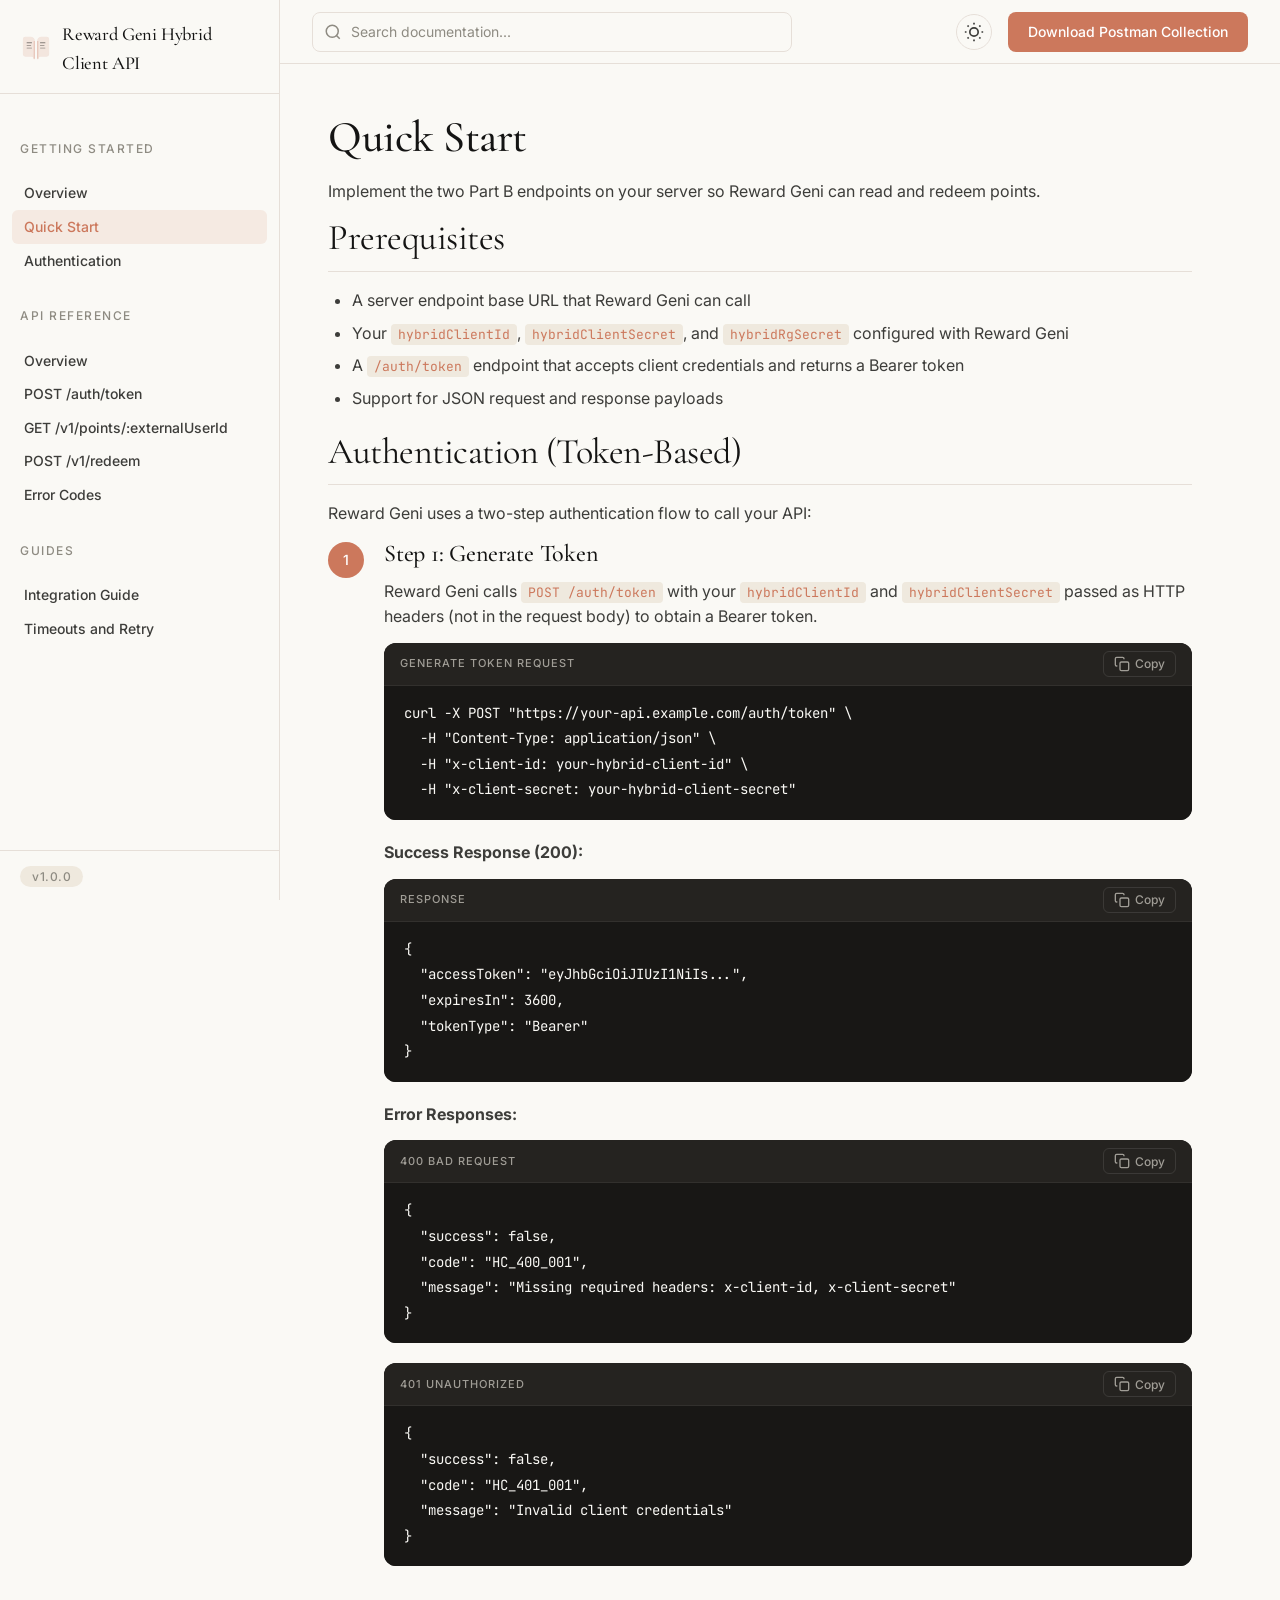
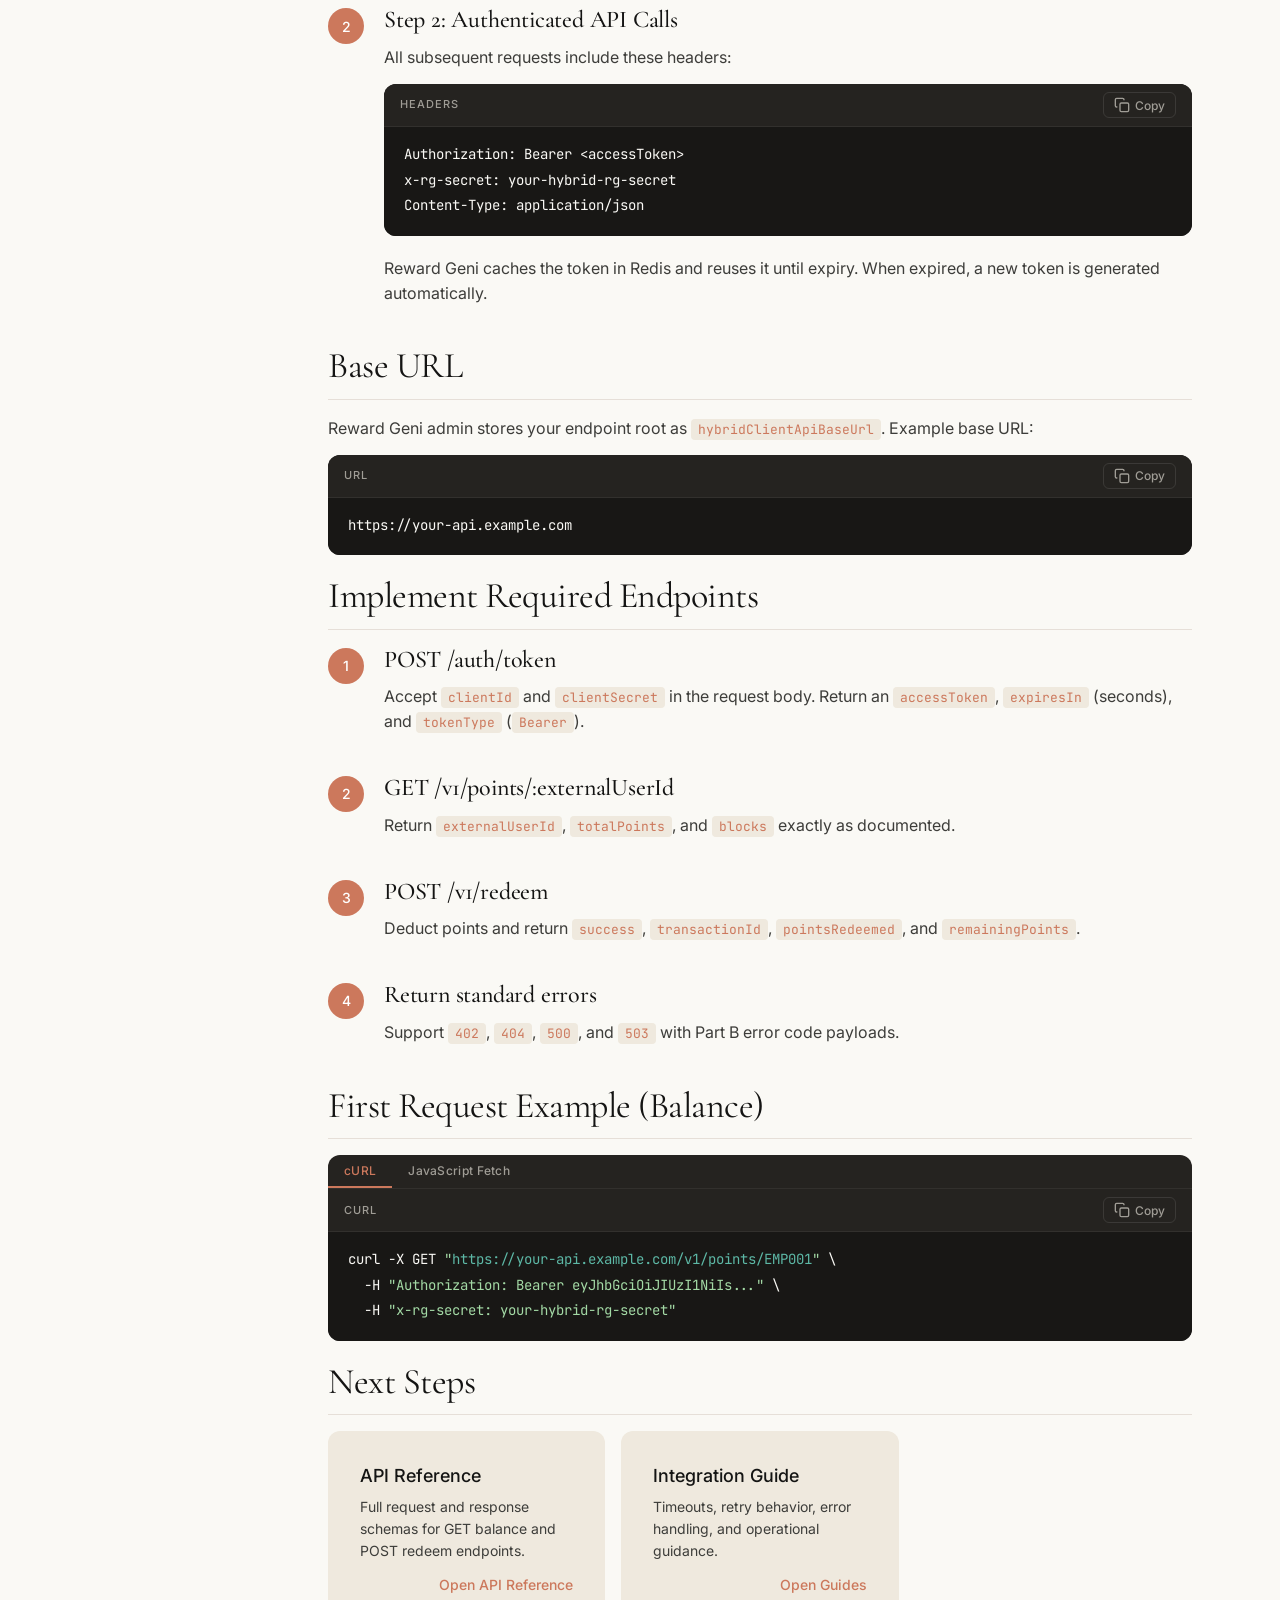
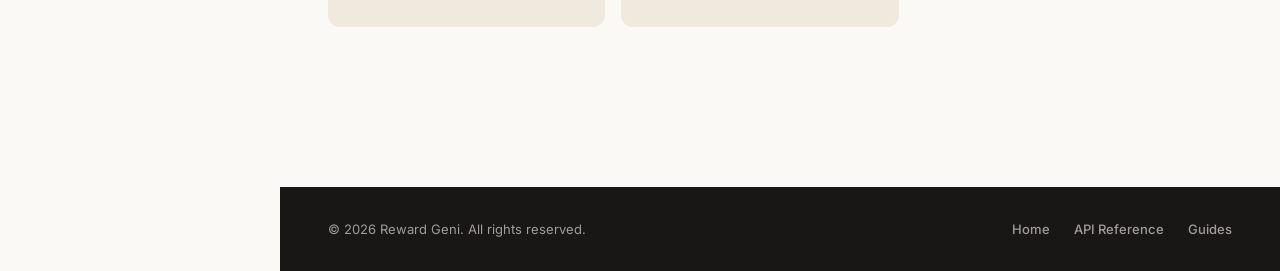
<file: docs/getting-started.html>
<!DOCTYPE html>
<html lang="en" data-theme="light">

<head>
    <meta charset="UTF-8">
    <meta name="viewport" content="width=device-width, initial-scale=1.0">
    <title>Getting Started - Hybrid Client API Part B</title>
    <meta name="description"
        content="Quick start for Reward Geni Hybrid Client API Part B. Token-based authentication, implement POST /auth/token, GET /v1/points/:externalUserId and POST /v1/redeem.">
    <link rel="icon" type="image/svg+xml" href="../assets/favicon.svg">
    <link rel="stylesheet" href="../styles.css">
    <link rel="preconnect" href="https://fonts.googleapis.com">
    <link rel="preconnect" href="https://fonts.gstatic.com" crossorigin>
    <link
        href="https://fonts.googleapis.com/css2?family=Cormorant+Garamond:ital,wght@0,400;0,500;0,600;0,700;1,400&family=Inter:wght@300;400;500;600;700&family=JetBrains+Mono:wght@400;500&display=swap"
        rel="stylesheet">
</head>

<body>
    <aside class="sidebar" id="sidebar">
        <div class="sidebar-header">
            <a href="../index.html" class="logo-link">
                <img src="../assets/logo.svg" alt="Reward Geni" class="logo">
                <span class="logo-text" data-config-site-name>Reward Geni Hybrid Client API</span>
            </a>
            <button class="sidebar-close" id="sidebarClose" aria-label="Close sidebar">
                <svg width="24" height="24" viewBox="0 0 24 24" fill="none" stroke="currentColor" stroke-width="2">
                    <path d="M18 6L6 18M6 6l12 12" />
                </svg>
            </button>
        </div>
        <nav class="sidebar-nav">
            <div class="nav-section">
                <h3 class="nav-section-title">Getting Started</h3>
                <ul class="nav-list">
                    <li><a href="../index.html" class="nav-link">Overview</a></li>
                    <li><a href="getting-started.html" class="nav-link active">Quick Start</a></li>
                    <li><a href="getting-started.html#authentication" class="nav-link">Authentication</a></li>
                </ul>
            </div>
            <div class="nav-section">
                <h3 class="nav-section-title">API Reference</h3>
                <ul class="nav-list">
                    <li><a href="api.html" class="nav-link">Overview</a></li>
                    <li><a href="api.html#generate-token" class="nav-link">POST /auth/token</a></li>
                    <li><a href="api.html#get-point-balance" class="nav-link">GET /v1/points/:externalUserId</a></li>
                    <li><a href="api.html#redeem-points" class="nav-link">POST /v1/redeem</a></li>
                    <li><a href="api.html#error-codes" class="nav-link">Error Codes</a></li>
                </ul>
            </div>
            <div class="nav-section">
                <h3 class="nav-section-title">Guides</h3>
                <ul class="nav-list">
                    <li><a href="guides.html" class="nav-link">Integration Guide</a></li>
                    <li><a href="guides.html#timeouts-and-retry" class="nav-link">Timeouts and Retry</a></li>
                </ul>
            </div>
        </nav>
        <div class="sidebar-footer">
            <span class="version-badge" data-config-api-version>v1.0.0</span>
        </div>
    </aside>

    <div class="main-wrapper">
        <header class="topbar">
            <button class="menu-toggle" id="menuToggle" aria-label="Open sidebar">
                <svg width="24" height="24" viewBox="0 0 24 24" fill="none" stroke="currentColor" stroke-width="2">
                    <path d="M3 12h18M3 6h18M3 18h18" />
                </svg>
            </button>
            <div class="search-container">
                <svg class="search-icon" width="18" height="18" viewBox="0 0 24 24" fill="none" stroke="currentColor"
                    stroke-width="2">
                    <circle cx="11" cy="11" r="8" />
                    <path d="m21 21-4.35-4.35" />
                </svg>
                <input type="text" id="searchInput" class="search-input" placeholder="Search documentation..."
                    autocomplete="off">
                <div class="search-results" id="searchResults"></div>
            </div>
            <div class="topbar-actions">
                <button class="theme-toggle" id="themeToggle" aria-label="Toggle theme">
                    <svg class="sun-icon" width="20" height="20" viewBox="0 0 24 24" fill="none" stroke="currentColor"
                        stroke-width="2">
                        <circle cx="12" cy="12" r="5" />
                        <path
                            d="M12 1v2M12 21v2M4.22 4.22l1.42 1.42M18.36 18.36l1.42 1.42M1 12h2M21 12h2M4.22 19.78l1.42-1.42M18.36 5.64l1.42-1.42" />
                    </svg>
                    <svg class="moon-icon" width="20" height="20" viewBox="0 0 24 24" fill="none" stroke="currentColor"
                        stroke-width="2">
                        <path d="M21 12.79A9 9 0 1 1 11.21 3 7 7 0 0 0 21 12.79z" />
                    </svg>
                </button>
                <button type="button" class="btn btn-primary postman-download"
                    data-download-url="../Reward%20Geni%20-%20Hybrid%20Client%20API%20Spec%20%28Part%20B%29.postman_collection.json"
                    data-download-filename="reward-geni-hybrid-client-api-part-b.postman_collection.json"
                    aria-label="Download Postman Collection">Download Postman Collection</button>
            </div>
        </header>

        <main class="content">
            <h1>Quick Start</h1>
            <p>Implement the two Part B endpoints on your server so Reward Geni can read and redeem points.</p>

            <h2 id="prerequisites">Prerequisites <a href="#prerequisites" class="anchor-link">#</a></h2>
            <ul class="step-list"
                style="list-style:disc;padding-left:24px;margin-bottom:20px;color:var(--text-secondary);">
                <li style="margin-bottom:8px;">A server endpoint base URL that Reward Geni can call</li>
                <li style="margin-bottom:8px;">Your <code>hybridClientId</code>, <code>hybridClientSecret</code>, and
                    <code>hybridRgSecret</code> configured with Reward Geni
                </li>
                <li style="margin-bottom:8px;">A <code>/auth/token</code> endpoint that accepts client credentials and
                    returns a Bearer token</li>
                <li style="margin-bottom:8px;">Support for JSON request and response payloads</li>
            </ul>

            <h2 id="authentication">Authentication (Token-Based) <a href="#authentication" class="anchor-link">#</a>
            </h2>
            <p>Reward Geni uses a two-step authentication flow to call your API:</p>
            <ol class="steps">
                <li class="step">
                    <h3>Step 1: Generate Token</h3>
                    <p>Reward Geni calls <code>POST /auth/token</code> with your <code>hybridClientId</code> and
                        <code>hybridClientSecret</code> passed as HTTP headers (not in the request body) to obtain a
                        Bearer token.
                    </p>
                    <div class="code-block">
                        <div class="code-header">
                            <span class="code-lang">Generate Token Request</span>
                            <button class="copy-btn"
                                data-code="curl -X POST &quot;https://your-api.example.com/auth/token&quot; \  -H &quot;Content-Type: application/json&quot; \  -H &quot;x-client-id: your-hybrid-client-id&quot; \  -H &quot;x-client-secret: your-hybrid-client-secret&quot;">
                                <svg width="16" height="16" viewBox="0 0 24 24" fill="none" stroke="currentColor"
                                    stroke-width="2">
                                    <rect x="9" y="9" width="13" height="13" rx="2" ry="2" />
                                    <path d="M5 15H4a2 2 0 0 1-2-2V4a2 2 0 0 1 2-2h9a2 2 0 0 1 2 2v1" />
                                </svg>
                                Copy
                            </button>
                        </div>
                        <pre><code>curl -X POST "https://your-api.example.com/auth/token" \
  -H "Content-Type: application/json" \
  -H "x-client-id: your-hybrid-client-id" \
  -H "x-client-secret: your-hybrid-client-secret"</code></pre>
                    </div>
                    <p><strong>Success Response (200):</strong></p>
                    <div class="code-block">
                        <div class="code-header">
                            <span class="code-lang">Response</span>
                            <button class="copy-btn"
                                data-code="{&quot;accessToken&quot;: &quot;eyJhbGciOiJIUzI1NiIs...&quot;, &quot;expiresIn&quot;: 3600, &quot;tokenType&quot;: &quot;Bearer&quot;}">
                                <svg width="16" height="16" viewBox="0 0 24 24" fill="none" stroke="currentColor"
                                    stroke-width="2">
                                    <rect x="9" y="9" width="13" height="13" rx="2" ry="2" />
                                    <path d="M5 15H4a2 2 0 0 1-2-2V4a2 2 0 0 1 2-2h9a2 2 0 0 1 2 2v1" />
                                </svg>
                                Copy
                            </button>
                        </div>
                        <pre><code>{
  "accessToken": "eyJhbGciOiJIUzI1NiIs...",
  "expiresIn": 3600,
  "tokenType": "Bearer"
}</code></pre>
                    </div>
                    <p><strong>Error Responses:</strong></p>
                    <div class="code-block">
                        <div class="code-header">
                            <span class="code-lang">400 Bad Request</span>
                            <button class="copy-btn"
                                data-code="{&quot;success&quot;: false, &quot;code&quot;: &quot;HC_400_001&quot;, &quot;message&quot;: &quot;Missing required headers: x-client-id, x-client-secret&quot;}">
                                <svg width="16" height="16" viewBox="0 0 24 24" fill="none" stroke="currentColor"
                                    stroke-width="2">
                                    <rect x="9" y="9" width="13" height="13" rx="2" ry="2" />
                                    <path d="M5 15H4a2 2 0 0 1-2-2V4a2 2 0 0 1 2-2h9a2 2 0 0 1 2 2v1" />
                                </svg>
                                Copy
                            </button>
                        </div>
                        <pre><code>{
  "success": false,
  "code": "HC_400_001",
  "message": "Missing required headers: x-client-id, x-client-secret"
}</code></pre>
                    </div>
                    <div class="code-block">
                        <div class="code-header">
                            <span class="code-lang">401 Unauthorized</span>
                            <button class="copy-btn"
                                data-code="{&quot;success&quot;: false, &quot;code&quot;: &quot;HC_401_001&quot;, &quot;message&quot;: &quot;Invalid client credentials&quot;}">
                                <svg width="16" height="16" viewBox="0 0 24 24" fill="none" stroke="currentColor"
                                    stroke-width="2">
                                    <rect x="9" y="9" width="13" height="13" rx="2" ry="2" />
                                    <path d="M5 15H4a2 2 0 0 1-2-2V4a2 2 0 0 1 2-2h9a2 2 0 0 1 2 2v1" />
                                </svg>
                                Copy
                            </button>
                        </div>
                        <pre><code>{
  "success": false,
  "code": "HC_401_001",
  "message": "Invalid client credentials"
}</code></pre>
                    </div>
                </li>
                <li class="step">
                    <h3>Step 2: Authenticated API Calls</h3>
                    <p>All subsequent requests include these headers:</p>
                    <div class="code-block">
                        <div class="code-header">
                            <span class="code-lang">Headers</span>
                            <button class="copy-btn"
                                data-code="Authorization: Bearer <accessToken>&#10;x-rg-secret: your-hybrid-rg-secret&#10;Content-Type: application/json">
                                <svg width="16" height="16" viewBox="0 0 24 24" fill="none" stroke="currentColor"
                                    stroke-width="2">
                                    <rect x="9" y="9" width="13" height="13" rx="2" ry="2" />
                                    <path d="M5 15H4a2 2 0 0 1-2-2V4a2 2 0 0 1 2-2h9a2 2 0 0 1 2 2v1" />
                                </svg>
                                Copy
                            </button>
                        </div>
                        <pre><code>Authorization: Bearer &lt;accessToken&gt;
x-rg-secret: your-hybrid-rg-secret
Content-Type: application/json</code></pre>
                    </div>
                    <p>Reward Geni caches the token in Redis and reuses it until expiry. When expired, a new token is
                        generated automatically.</p>
                </li>
            </ol>

            <h2 id="base-url">Base URL <a href="#base-url" class="anchor-link">#</a></h2>
            <p>
                Reward Geni admin stores your endpoint root as <code>hybridClientApiBaseUrl</code>.
                Example base URL:
            </p>
            <div class="code-block">
                <div class="code-header">
                    <span class="code-lang">URL</span>
                    <button class="copy-btn" data-code="https://your-api.example.com">
                        <svg width="16" height="16" viewBox="0 0 24 24" fill="none" stroke="currentColor"
                            stroke-width="2">
                            <rect x="9" y="9" width="13" height="13" rx="2" ry="2" />
                            <path d="M5 15H4a2 2 0 0 1-2-2V4a2 2 0 0 1 2-2h9a2 2 0 0 1 2 2v1" />
                        </svg>
                        Copy
                    </button>
                </div>
                <pre><code>https://your-api.example.com</code></pre>
            </div>

            <h2 id="implement-endpoints">Implement Required Endpoints <a href="#implement-endpoints"
                    class="anchor-link">#</a></h2>
            <ol class="steps">
                <li class="step">
                    <h3>POST /auth/token</h3>
                    <p>Accept <code>clientId</code> and <code>clientSecret</code> in the request body. Return an
                        <code>accessToken</code>, <code>expiresIn</code> (seconds), and <code>tokenType</code>
                        (<code>Bearer</code>).
                    </p>
                </li>
                <li class="step">
                    <h3>GET /v1/points/:externalUserId</h3>
                    <p>Return <code>externalUserId</code>, <code>totalPoints</code>, and <code>blocks</code> exactly as
                        documented.</p>
                </li>
                <li class="step">
                    <h3>POST /v1/redeem</h3>
                    <p>Deduct points and return <code>success</code>, <code>transactionId</code>,
                        <code>pointsRedeemed</code>, and <code>remainingPoints</code>.
                    </p>
                </li>
                <li class="step">
                    <h3>Return standard errors</h3>
                    <p>Support <code>402</code>, <code>404</code>, <code>500</code>, and <code>503</code> with Part B
                        error code payloads.</p>
                </li>
            </ol>

            <h2 id="first-request-example">First Request Example (Balance) <a href="#first-request-example"
                    class="anchor-link">#</a></h2>
            <div class="code-tabs">
                <div class="code-tabs-header">
                    <button class="code-tab-btn active">cURL</button>
                    <button class="code-tab-btn">JavaScript Fetch</button>
                </div>
                <div class="code-tab-content active">
                    <div class="code-block">
                        <div class="code-header">
                            <span class="code-lang">cURL</span>
                            <button class="copy-btn">
                                <svg width="16" height="16" viewBox="0 0 24 24" fill="none" stroke="currentColor"
                                    stroke-width="2">
                                    <rect x="9" y="9" width="13" height="13" rx="2" ry="2" />
                                    <path d="M5 15H4a2 2 0 0 1-2-2V4a2 2 0 0 1 2-2h9a2 2 0 0 1 2 2v1" />
                                </svg>
                                Copy
                            </button>
                        </div>
                        <pre><code>curl -X GET "https://your-api.example.com/v1/points/EMP001" \
  -H "Authorization: Bearer eyJhbGciOiJIUzI1NiIs..." \
  -H "x-rg-secret: your-hybrid-rg-secret"</code></pre>
                    </div>
                </div>
                <div class="code-tab-content">
                    <div class="code-block">
                        <div class="code-header">
                            <span class="code-lang">JavaScript</span>
                            <button class="copy-btn">
                                <svg width="16" height="16" viewBox="0 0 24 24" fill="none" stroke="currentColor"
                                    stroke-width="2">
                                    <rect x="9" y="9" width="13" height="13" rx="2" ry="2" />
                                    <path d="M5 15H4a2 2 0 0 1-2-2V4a2 2 0 0 1 2-2h9a2 2 0 0 1 2 2v1" />
                                </svg>
                                Copy
                            </button>
                        </div>
                        <pre><code>const response = await fetch('https://your-api.example.com/v1/points/EMP001', {
  method: 'GET',
  headers: {
    'Authorization': 'Bearer eyJhbGciOiJIUzI1NiIs...',
    'x-rg-secret': 'your-hybrid-rg-secret'
  }
});

const data = await response.json();
console.log(data);</code></pre>
                    </div>
                </div>
            </div>

            <h2 id="next-steps">Next Steps <a href="#next-steps" class="anchor-link">#</a></h2>
            <div class="features-grid next-steps-grid">
                <div class="feature-card next-step-card">
                    <h3>API Reference</h3>
                    <p>Full request and response schemas for GET balance and POST redeem endpoints.</p>
                    <a href="api.html" class="feature-link next-step-link">Open API Reference</a>
                </div>
                <div class="feature-card next-step-card">
                    <h3>Integration Guide</h3>
                    <p>Timeouts, retry behavior, error handling, and operational guidance.</p>
                    <a href="guides.html" class="feature-link next-step-link">Open Guides</a>
                </div>
            </div>
        </main>

        <footer class="footer">
            <div class="footer-content">
                <p>&copy; <span class="footer-year"></span> Reward Geni. All rights reserved.</p>
                <div class="footer-links">
                    <a href="../index.html">Home</a>
                    <a href="api.html">API Reference</a>
                    <a href="guides.html">Guides</a>
                </div>
            </div>
        </footer>
    </div>

    <div class="sidebar-overlay" id="sidebarOverlay"></div>
    <script src="../config.js"></script>
    <script src="../script.js"></script>
</body>

</html>
</file>
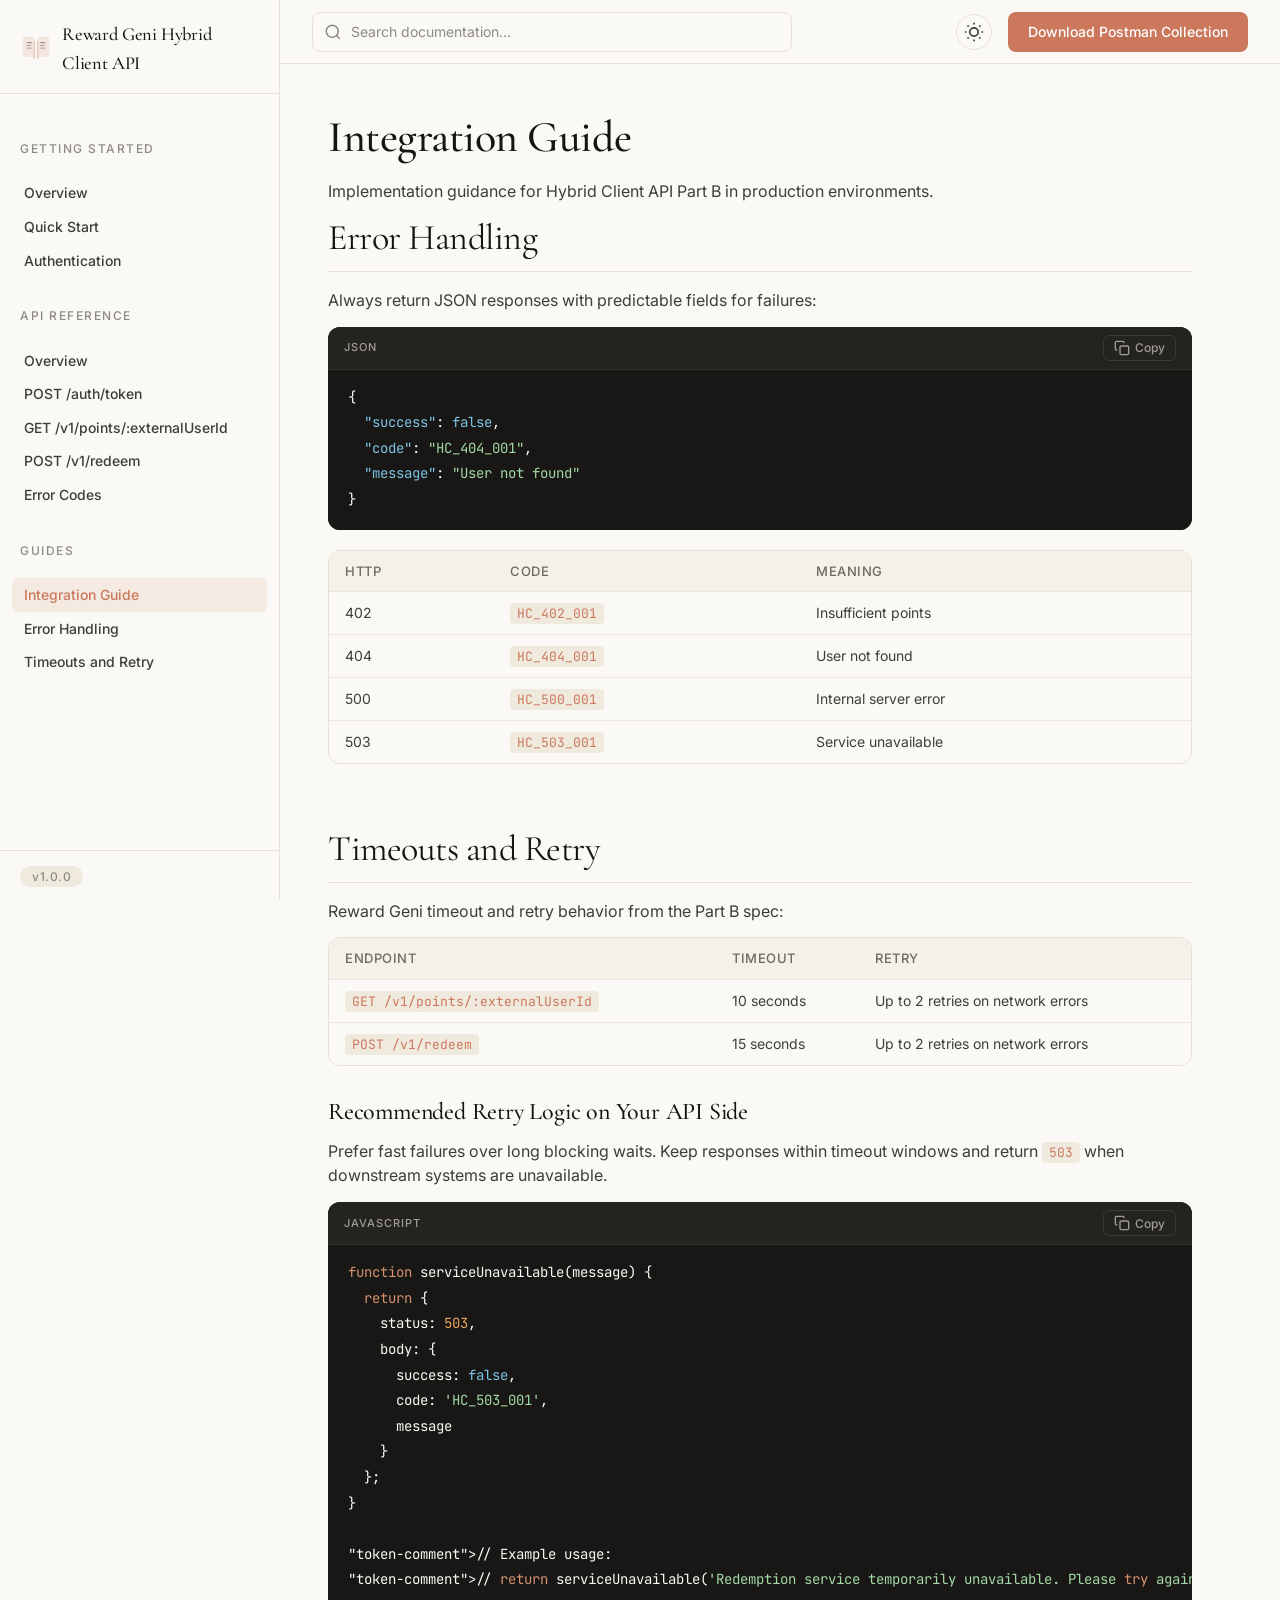
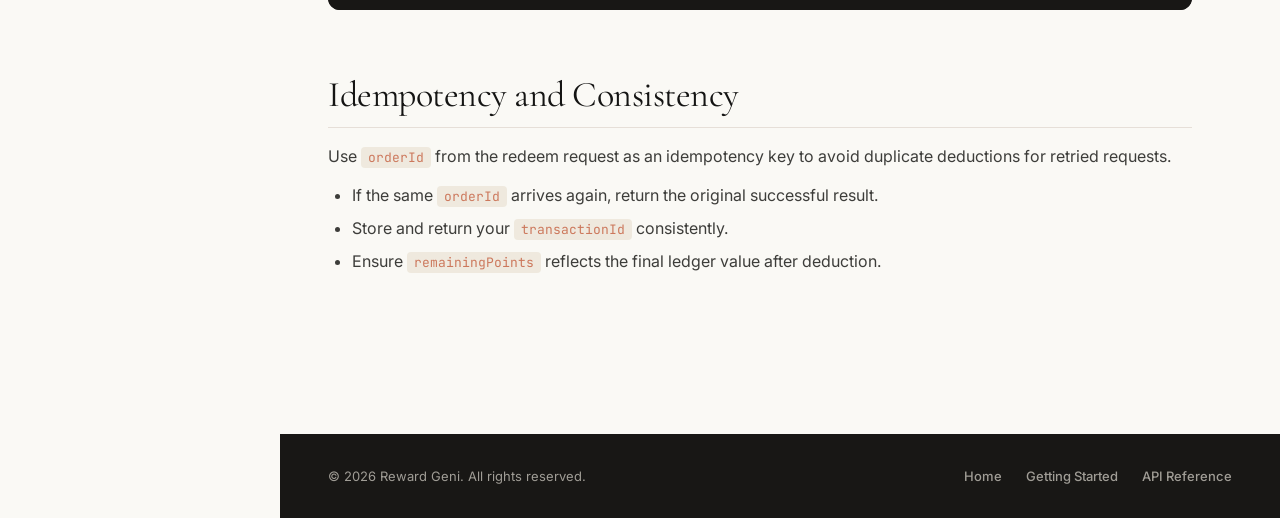
<file: docs/guides.html>
<!DOCTYPE html>
<html lang="en" data-theme="light">

<head>
    <meta charset="UTF-8">
    <meta name="viewport" content="width=device-width, initial-scale=1.0">
    <title>Integration Guides - Hybrid Client API Part B</title>
    <meta name="description"
        content="Integration guidance for Reward Geni Hybrid Client API Part B including error handling, retries, timeouts, and development dummy IDs.">
    <link rel="icon" type="image/svg+xml" href="../assets/favicon.svg">
    <link rel="stylesheet" href="../styles.css">
    <link rel="preconnect" href="https://fonts.googleapis.com">
    <link rel="preconnect" href="https://fonts.gstatic.com" crossorigin>
    <link
        href="https://fonts.googleapis.com/css2?family=Cormorant+Garamond:ital,wght@0,400;0,500;0,600;0,700;1,400&family=Inter:wght@300;400;500;600;700&family=JetBrains+Mono:wght@400;500&display=swap"
        rel="stylesheet">
</head>

<body>
    <aside class="sidebar" id="sidebar">
        <div class="sidebar-header">
            <a href="../index.html" class="logo-link">
                <img src="../assets/logo.svg" alt="Reward Geni" class="logo">
                <span class="logo-text" data-config-site-name>Reward Geni Hybrid Client API</span>
            </a>
            <button class="sidebar-close" id="sidebarClose" aria-label="Close sidebar">
                <svg width="24" height="24" viewBox="0 0 24 24" fill="none" stroke="currentColor" stroke-width="2">
                    <path d="M18 6L6 18M6 6l12 12" />
                </svg>
            </button>
        </div>
        <nav class="sidebar-nav">
            <div class="nav-section">
                <h3 class="nav-section-title">Getting Started</h3>
                <ul class="nav-list">
                    <li><a href="../index.html" class="nav-link">Overview</a></li>
                    <li><a href="getting-started.html" class="nav-link">Quick Start</a></li>
                    <li><a href="getting-started.html#authentication" class="nav-link">Authentication</a></li>
                </ul>
            </div>
            <div class="nav-section">
                <h3 class="nav-section-title">API Reference</h3>
                <ul class="nav-list">
                    <li><a href="api.html" class="nav-link">Overview</a></li>
                    <li><a href="api.html#generate-token" class="nav-link">POST /auth/token</a></li>
                    <li><a href="api.html#get-point-balance" class="nav-link">GET /v1/points/:externalUserId</a></li>
                    <li><a href="api.html#redeem-points" class="nav-link">POST /v1/redeem</a></li>
                    <li><a href="api.html#error-codes" class="nav-link">Error Codes</a></li>
                </ul>
            </div>
            <div class="nav-section">
                <h3 class="nav-section-title">Guides</h3>
                <ul class="nav-list">
                    <li><a href="guides.html" class="nav-link active">Integration Guide</a></li>
                    <li><a href="guides.html#error-handling" class="nav-link">Error Handling</a></li>
                    <li><a href="guides.html#timeouts-and-retry" class="nav-link">Timeouts and Retry</a></li>
                </ul>
            </div>
        </nav>
        <div class="sidebar-footer">
            <span class="version-badge" data-config-api-version>v1.0.0</span>
        </div>
    </aside>

    <div class="main-wrapper">
        <header class="topbar">
            <button class="menu-toggle" id="menuToggle" aria-label="Open sidebar">
                <svg width="24" height="24" viewBox="0 0 24 24" fill="none" stroke="currentColor" stroke-width="2">
                    <path d="M3 12h18M3 6h18M3 18h18" />
                </svg>
            </button>
            <div class="search-container">
                <svg class="search-icon" width="18" height="18" viewBox="0 0 24 24" fill="none" stroke="currentColor"
                    stroke-width="2">
                    <circle cx="11" cy="11" r="8" />
                    <path d="m21 21-4.35-4.35" />
                </svg>
                <input type="text" id="searchInput" class="search-input" placeholder="Search documentation..."
                    autocomplete="off">
                <div class="search-results" id="searchResults"></div>
            </div>
            <div class="topbar-actions">
                <button class="theme-toggle" id="themeToggle" aria-label="Toggle theme">
                    <svg class="sun-icon" width="20" height="20" viewBox="0 0 24 24" fill="none" stroke="currentColor"
                        stroke-width="2">
                        <circle cx="12" cy="12" r="5" />
                        <path
                            d="M12 1v2M12 21v2M4.22 4.22l1.42 1.42M18.36 18.36l1.42 1.42M1 12h2M21 12h2M4.22 19.78l1.42-1.42M18.36 5.64l1.42-1.42" />
                    </svg>
                    <svg class="moon-icon" width="20" height="20" viewBox="0 0 24 24" fill="none" stroke="currentColor"
                        stroke-width="2">
                        <path d="M21 12.79A9 9 0 1 1 11.21 3 7 7 0 0 0 21 12.79z" />
                    </svg>
                </button>
                <button type="button" class="btn btn-primary postman-download"
                    data-download-url="../Reward%20Geni%20-%20Hybrid%20Client%20API%20Spec%20%28Part%20B%29.postman_collection.json"
                    data-download-filename="reward-geni-hybrid-client-api-part-b.postman_collection.json"
                    aria-label="Download Postman Collection">Download Postman Collection</button>
            </div>
        </header>

        <main class="content">
            <h1>Integration Guide</h1>
            <p>Implementation guidance for Hybrid Client API Part B in production environments.</p>

            <section class="content-section">
                <h2 id="error-handling">Error Handling <a href="#error-handling" class="anchor-link">#</a></h2>
                <p>Always return JSON responses with predictable fields for failures:</p>
                <div class="code-block">
                    <div class="code-header"><span class="code-lang">JSON</span><button class="copy-btn"><svg width="16"
                                height="16" viewBox="0 0 24 24" fill="none" stroke="currentColor" stroke-width="2">
                                <rect x="9" y="9" width="13" height="13" rx="2" ry="2" />
                                <path d="M5 15H4a2 2 0 0 1-2-2V4a2 2 0 0 1 2-2h9a2 2 0 0 1 2 2v1" />
                            </svg> Copy</button></div>
                    <pre><code>{
  "success": false,
  "code": "HC_404_001",
  "message": "User not found"
}</code></pre>
                </div>

                <div class="table-wrapper">
                    <table class="api-table">
                        <thead>
                            <tr>
                                <th>HTTP</th>
                                <th>Code</th>
                                <th>Meaning</th>
                            </tr>
                        </thead>
                        <tbody>
                            <tr>
                                <td>402</td>
                                <td><code>HC_402_001</code></td>
                                <td>Insufficient points</td>
                            </tr>
                            <tr>
                                <td>404</td>
                                <td><code>HC_404_001</code></td>
                                <td>User not found</td>
                            </tr>
                            <tr>
                                <td>500</td>
                                <td><code>HC_500_001</code></td>
                                <td>Internal server error</td>
                            </tr>
                            <tr>
                                <td>503</td>
                                <td><code>HC_503_001</code></td>
                                <td>Service unavailable</td>
                            </tr>
                        </tbody>
                    </table>
                </div>
            </section>

            <section class="content-section">
                <h2 id="timeouts-and-retry">Timeouts and Retry <a href="#timeouts-and-retry" class="anchor-link">#</a>
                </h2>
                <p>Reward Geni timeout and retry behavior from the Part B spec:</p>
                <div class="table-wrapper">
                    <table class="api-table">
                        <thead>
                            <tr>
                                <th>Endpoint</th>
                                <th>Timeout</th>
                                <th>Retry</th>
                            </tr>
                        </thead>
                        <tbody>
                            <tr>
                                <td><code>GET /v1/points/:externalUserId</code></td>
                                <td>10 seconds</td>
                                <td>Up to 2 retries on network errors</td>
                            </tr>
                            <tr>
                                <td><code>POST /v1/redeem</code></td>
                                <td>15 seconds</td>
                                <td>Up to 2 retries on network errors</td>
                            </tr>
                        </tbody>
                    </table>
                </div>

                <h3>Recommended Retry Logic on Your API Side</h3>
                <p>Prefer fast failures over long blocking waits. Keep responses within timeout windows and return
                    <code>503</code> when downstream systems are unavailable.
                </p>
                <div class="code-block">
                    <div class="code-header"><span class="code-lang">JavaScript</span><button class="copy-btn"><svg
                                width="16" height="16" viewBox="0 0 24 24" fill="none" stroke="currentColor"
                                stroke-width="2">
                                <rect x="9" y="9" width="13" height="13" rx="2" ry="2" />
                                <path d="M5 15H4a2 2 0 0 1-2-2V4a2 2 0 0 1 2-2h9a2 2 0 0 1 2 2v1" />
                            </svg> Copy</button></div>
                    <pre><code>function serviceUnavailable(message) {
  return {
    status: 503,
    body: {
      success: false,
      code: 'HC_503_001',
      message
    }
  };
}

// Example usage:
// return serviceUnavailable('Redemption service temporarily unavailable. Please try again later.');</code></pre>
                </div>
            </section>

            <section class="content-section">
                <h2 id="idempotency">Idempotency and Consistency <a href="#idempotency" class="anchor-link">#</a></h2>
                <p>Use <code>orderId</code> from the redeem request as an idempotency key to avoid duplicate deductions
                    for retried requests.</p>
                <ul style="list-style:disc;padding-left:24px;margin-bottom:20px;color:var(--text-secondary);">
                    <li style="margin-bottom:8px;">If the same <code>orderId</code> arrives again, return the original
                        successful result.</li>
                    <li style="margin-bottom:8px;">Store and return your <code>transactionId</code> consistently.</li>
                    <li style="margin-bottom:8px;">Ensure <code>remainingPoints</code> reflects the final ledger value
                        after deduction.</li>
                </ul>
            </section>

        </main>

        <footer class="footer">
            <div class="footer-content">
                <p>&copy; <span class="footer-year"></span> Reward Geni. All rights reserved.</p>
                <div class="footer-links">
                    <a href="../index.html">Home</a>
                    <a href="getting-started.html">Getting Started</a>
                    <a href="api.html">API Reference</a>
                </div>
            </div>
        </footer>
    </div>

    <div class="sidebar-overlay" id="sidebarOverlay"></div>
    <script src="../config.js"></script>
    <script src="../script.js"></script>
</body>

</html>
</file>
<file: styles.css>
/* ============================================
   Reward Geni Documentation — Styles
   Design System: Warm-canvas editorial (Anthropic/Claude inspired)
   ============================================ */

/* CSS Variables — Light Theme (Cream Canvas) */
:root,
[data-theme="light"] {
    --bg-primary: #faf9f5;
    --bg-secondary: #f5f0e8;
    --bg-tertiary: #efe9de;
    --bg-sidebar: #faf9f5;
    --bg-code: #181715;
    --bg-code-header: #252320;
    --bg-code-inner: #1f1e1b;
    --bg-hover: #f5f0e8;
    --bg-badge: #efe9de;
    --text-primary: #141413;
    --text-secondary: #3d3d3a;
    --text-tertiary: #6c6a64;
    --text-muted: #8e8b82;
    --text-link: #cc785c;
    --text-link-hover: #a9583e;
    --border-color: #e6dfd8;
    --border-light: #ebe6df;
    --hairline: #e6dfd8;
    --shadow-sm: 0 1px 3px rgba(20,20,19,0.06);
    --shadow-md: 0 4px 12px rgba(20,20,19,0.08);
    --shadow-lg: 0 10px 30px rgba(20,20,19,0.1);
    --accent: #cc785c;
    --accent-light: rgba(204,120,92,0.12);
    --accent-dark: #a9583e;
    --accent-disabled: #e6dfd8;
    --success: #5db872;
    --success-bg: rgba(93,184,114,0.1);
    --warning: #d4a017;
    --warning-bg: rgba(212,160,23,0.1);
    --danger: #c64545;
    --danger-bg: rgba(198,69,69,0.1);
    --info: #5db8a6;
    --info-bg: rgba(93,184,166,0.1);
    --accent-teal: #5db8a6;
    --accent-amber: #e8a55a;
    --on-primary: #ffffff;
    --on-dark: #faf9f5;
    --on-dark-soft: #a09d96;
    --surface-dark: #181715;
    --surface-dark-elevated: #252320;
    --surface-dark-soft: #1f1e1b;
    --method-get: #5db872;
    --method-get-bg: rgba(93,184,114,0.12);
    --method-post: #cc785c;
    --method-post-bg: rgba(204,120,92,0.12);
    --method-put: #e8a55a;
    --method-put-bg: rgba(232,165,90,0.12);
    --method-delete: #c64545;
    --method-delete-bg: rgba(198,69,69,0.12);
    --radius-xs: 4px;
    --radius-sm: 6px;
    --radius-md: 8px;
    --radius-lg: 12px;
    --radius-xl: 16px;
    --radius-pill: 9999px;
    --sidebar-width: 280px;
    --topbar-height: 64px;
    --font-display: 'Cormorant Garamond', 'Tiempos Headline', Garamond, 'Times New Roman', serif;
    --font-body: 'Inter', -apple-system, BlinkMacSystemFont, 'Segoe UI', Roboto, sans-serif;
    --font-code: 'JetBrains Mono', ui-monospace, 'Cascadia Code', monospace;
}

/* CSS Variables — Dark Theme */
[data-theme="dark"] {
    --bg-primary: #141413;
    --bg-secondary: #181715;
    --bg-tertiary: #1f1e1b;
    --bg-sidebar: #181715;
    --bg-code: #1f1e1b;
    --bg-code-header: #252320;
    --bg-code-inner: #181715;
    --bg-hover: #252320;
    --bg-badge: #252320;
    --text-primary: #faf9f5;
    --text-secondary: #a09d96;
    --text-tertiary: #6c6a64;
    --text-muted: #6c6a64;
    --text-link: #d4916e;
    --text-link-hover: #e8a88a;
    --border-color: #252320;
    --border-light: #1f1e1b;
    --hairline: #252320;
    --shadow-sm: 0 1px 3px rgba(0,0,0,0.3);
    --shadow-md: 0 4px 12px rgba(0,0,0,0.4);
    --shadow-lg: 0 10px 30px rgba(0,0,0,0.5);
    --accent: #d4916e;
    --accent-light: rgba(212,145,110,0.15);
    --accent-dark: #e8a88a;
    --accent-disabled: #252320;
    --success: #5db872;
    --success-bg: rgba(93,184,114,0.15);
    --warning: #e8a55a;
    --warning-bg: rgba(232,165,90,0.15);
    --danger: #d46b6b;
    --danger-bg: rgba(212,107,107,0.15);
    --info: #5db8a6;
    --info-bg: rgba(93,184,166,0.15);
    --accent-teal: #5db8a6;
    --accent-amber: #e8a55a;
    --on-primary: #ffffff;
    --on-dark: #faf9f5;
    --on-dark-soft: #a09d96;
    --surface-dark: #1f1e1b;
    --surface-dark-elevated: #252320;
    --surface-dark-soft: #181715;
    --method-get: #5db872;
    --method-get-bg: rgba(93,184,114,0.15);
    --method-post: #d4916e;
    --method-post-bg: rgba(212,145,110,0.15);
    --method-put: #e8a55a;
    --method-put-bg: rgba(232,165,90,0.15);
    --method-delete: #d46b6b;
    --method-delete-bg: rgba(212,107,107,0.15);
}

/* Reset */
*, *::before, *::after { box-sizing: border-box; margin: 0; padding: 0; }

html {
    scroll-padding-top: calc(var(--topbar-height) + 24px);
    scroll-behavior: smooth;
}

body {
    font-family: var(--font-body);
    background: var(--bg-primary);
    color: var(--text-primary);
    font-size: 16px;
    line-height: 1.55;
    min-height: 100vh;
    -webkit-font-smoothing: antialiased;
    -moz-osx-font-smoothing: grayscale;
}

/* ============================================
   Sidebar
   ============================================ */
.sidebar {
    position: fixed;
    left: 0; top: 0;
    width: var(--sidebar-width);
    height: 100vh;
    background: var(--bg-sidebar);
    border-right: 1px solid var(--hairline);
    display: flex;
    flex-direction: column;
    z-index: 100;
    transition: transform 0.3s ease;
    overflow-y: auto;
}

.sidebar-header {
    padding: 20px 20px 16px;
    border-bottom: 1px solid var(--hairline);
    display: flex;
    align-items: center;
    justify-content: space-between;
    flex-shrink: 0;
}

.sidebar-close {
    display: none;
    background: none;
    border: none;
    color: var(--text-secondary);
    cursor: pointer;
    padding: 4px;
    border-radius: var(--radius-sm);
}
.sidebar-close:hover { background: var(--bg-hover); }

.logo-link {
    display: flex;
    align-items: center;
    gap: 10px;
    text-decoration: none;
    color: var(--text-primary);
}

.logo {
    width: 32px; height: 32px;
    border-radius: var(--radius-sm);
}

.logo-text {
    font-family: var(--font-display);
    font-size: 1.15rem;
    font-weight: 500;
    letter-spacing: -0.01em;
    color: var(--text-primary);
}

.sidebar-nav {
    flex: 1;
    padding: 16px 12px;
    overflow-y: auto;
}

.nav-section { margin-bottom: 24px; }

.nav-section-title {
    font-family: var(--font-body);
    font-size: 12px;
    font-weight: 500;
    text-transform: uppercase;
    letter-spacing: 1.5px;
    color: var(--text-muted);
    padding: 0 8px 8px;
}

.nav-list { list-style: none; }

.nav-link {
    display: block;
    padding: 7px 12px;
    font-family: var(--font-body);
    font-size: 14px;
    font-weight: 500;
    color: var(--text-secondary);
    text-decoration: none;
    border-radius: var(--radius-sm);
    transition: all 0.15s ease;
    line-height: 1.4;
}

.nav-link:hover {
    background: var(--bg-hover);
    color: var(--text-primary);
}

.nav-link.active {
    background: var(--accent-light);
    color: var(--accent);
}

.sidebar-footer {
    padding: 12px 20px;
    border-top: 1px solid var(--hairline);
    flex-shrink: 0;
}

.version-badge {
    font-family: var(--font-body);
    font-size: 12px;
    font-weight: 500;
    background: var(--bg-badge);
    color: var(--text-muted);
    padding: 3px 12px;
    border-radius: var(--radius-pill);
    letter-spacing: 0.5px;
}

/* ============================================
   Main Wrapper
   ============================================ */
.main-wrapper {
    margin-left: var(--sidebar-width);
    min-height: 100vh;
    display: flex;
    flex-direction: column;
}

/* ============================================
   Top Bar
   ============================================ */
.topbar {
    position: sticky;
    top: 0;
    z-index: 140;
    height: var(--topbar-height);
    border-bottom: 1px solid var(--hairline);
    display: flex;
    align-items: center;
    padding: 0 32px;
    gap: 16px;
    backdrop-filter: blur(12px);
    overflow-anchor: none;
}

[data-theme="light"] .topbar { background: rgba(250,249,245,0.88); }
[data-theme="dark"] .topbar  { background: rgba(20,20,19,0.88); }

.menu-toggle {
    display: none;
    background: none;
    border: none;
    color: var(--text-secondary);
    cursor: pointer;
    padding: 6px;
    border-radius: var(--radius-sm);
}
.menu-toggle:hover { background: var(--bg-hover); }

.search-container {
    flex: 1;
    max-width: 480px;
    position: relative;
    z-index: 180;
    overflow-anchor: none;
}

.search-icon {
    position: absolute;
    left: 12px; top: 50%;
    transform: translateY(-50%);
    color: var(--text-muted);
    pointer-events: none;
}

.search-input {
    width: 100%;
    padding: 9px 14px 9px 38px;
    background: var(--bg-primary);
    border: 1px solid var(--hairline);
    border-radius: var(--radius-md);
    font-family: var(--font-body);
    font-size: 14px;
    color: var(--text-primary);
    outline: none;
    transition: border-color 0.15s ease, box-shadow 0.15s ease;
    height: 40px;
}

.search-input:focus {
    border-color: var(--accent);
    box-shadow: 0 0 0 3px var(--accent-light);
}

.search-input::placeholder { color: var(--text-muted); }

.search-results {
    visibility: hidden;
    opacity: 0;
    position: absolute;
    top: calc(100% + 6px);
    left: 0; right: 0;
    background: var(--bg-primary);
    border: 1px solid var(--hairline);
    border-radius: var(--radius-lg);
    box-shadow: var(--shadow-lg);
    max-height: 400px;
    overflow-y: auto;
    z-index: 220;
    pointer-events: none;
    transition: opacity 0.15s ease, visibility 0.15s ease;
    overflow-anchor: none;
}

.search-results.active {
    visibility: visible;
    opacity: 1;
    pointer-events: auto;
}

.search-result-item {
    padding: 12px 16px;
    border-bottom: 1px solid var(--border-light);
    cursor: pointer;
    text-decoration: none;
    display: block;
    color: inherit;
    transition: background 0.1s;
}
.search-result-item:hover { background: var(--bg-hover); }
.search-result-item:last-child { border-bottom: none; }

.search-result-title {
    font-weight: 500;
    font-size: 14px;
    color: var(--text-primary);
    margin-bottom: 2px;
}

.search-result-section {
    font-size: 13px;
    color: var(--text-muted);
}

.search-no-results {
    padding: 16px;
    text-align: center;
    color: var(--text-muted);
    font-size: 14px;
}

.topbar-actions {
    display: flex;
    align-items: center;
    gap: 16px;
    margin-left: auto;
}

.postman-download {
    height: 32px;
    padding: 0 16px;
    font-size: 13px;
}

.theme-toggle {
    background: none;
    border: 1px solid var(--hairline);
    color: var(--text-secondary);
    cursor: pointer;
    padding: 0;
    width: 36px;
    height: 36px;
    border-radius: var(--radius-pill);
    display: flex;
    align-items: center;
    justify-content: center;
    transition: all 0.15s ease;
}
.theme-toggle:hover { background: var(--bg-hover); color: var(--text-primary); border-color: var(--accent); }

[data-theme="light"] .moon-icon { display: none; }
[data-theme="dark"]  .sun-icon  { display: none; }

/* ============================================
   Content
   ============================================ */
.content {
    flex: 1;
    padding: 48px 48px 96px;
    max-width: 960px;
    width: 100%;
}

/* Hero */
.hero {
    margin-bottom: 96px;
    padding-bottom: 48px;
    border-bottom: 1px solid var(--hairline);
}

.badge {
    display: inline-block;
    font-family: var(--font-body);
    font-size: 12px;
    font-weight: 500;
    letter-spacing: 1.5px;
    text-transform: uppercase;
    background: var(--accent);
    color: var(--on-primary);
    padding: 4px 14px;
    border-radius: var(--radius-pill);
    margin-bottom: 20px;
}

.hero h1 {
    font-family: var(--font-display);
    font-size: clamp(2.25rem, 5vw, 3.25rem);
    font-weight: 500;
    letter-spacing: -1px;
    line-height: 1.1;
    margin-bottom: 20px;
    color: var(--text-primary);
}

.hero-description {
    font-family: var(--font-body);
    font-size: 18px;
    font-weight: 400;
    color: var(--text-secondary);
    max-width: 560px;
    margin-bottom: 32px;
    line-height: 1.55;
}

.hero-actions {
    display: flex;
    gap: 12px;
    flex-wrap: wrap;
}

/* Buttons */
.btn {
    display: inline-flex;
    align-items: center;
    gap: 6px;
    padding: 12px 20px;
    font-family: var(--font-body);
    font-size: 14px;
    font-weight: 500;
    line-height: 1;
    border-radius: var(--radius-md);
    text-decoration: none;
    transition: all 0.15s ease;
    border: none;
    cursor: pointer;
    height: 40px;
}

.btn-primary {
    background: var(--accent);
    color: var(--on-primary);
}
.btn-primary:hover { background: var(--accent-dark); }

.btn-secondary {
    background: var(--bg-primary);
    color: var(--text-primary);
    border: 1px solid var(--hairline);
}
.btn-secondary:hover { background: var(--bg-hover); border-color: var(--accent); color: var(--accent); }

/* ============================================
   Content Sections
   ============================================ */
.content-section {
    margin-bottom: 64px;
}

h1 {
    font-family: var(--font-display);
    font-size: clamp(2rem, 4vw, 2.75rem);
    font-weight: 500;
    letter-spacing: -0.5px;
    line-height: 1.15;
    margin-bottom: 16px;
    color: var(--text-primary);
}

h2 {
    font-family: var(--font-display);
    font-size: 36px;
    font-weight: 400;
    letter-spacing: -0.5px;
    line-height: 1.15;
    margin-bottom: 16px;
    color: var(--text-primary);
    padding-bottom: 12px;
    border-bottom: 1px solid var(--hairline);
}

h3 {
    font-family: var(--font-display);
    font-size: 24px;
    font-weight: 500;
    letter-spacing: -0.2px;
    line-height: 1.2;
    margin: 32px 0 12px;
    color: var(--text-primary);
}

h4 {
    font-family: var(--font-body);
    font-size: 16px;
    font-weight: 500;
    line-height: 1.4;
    margin: 24px 0 8px;
    color: var(--text-primary);
}

p { margin-bottom: 14px; color: var(--text-secondary); font-size: 16px; line-height: 1.55; }

a:not(.btn):not(.nav-link):not(.search-result-item):not(.logo-link):not(.footer-links a):not(.feature-link) {
    color: var(--text-link);
    text-decoration: none;
    transition: color 0.15s;
}
a:not(.btn):not(.nav-link):not(.search-result-item):not(.logo-link):not(.footer-links a):not(.feature-link):hover {
    color: var(--text-link-hover);
}

.anchor-link {
    color: var(--accent);
    text-decoration: none;
    opacity: 0;
    margin-left: 8px;
    font-family: var(--font-body);
    font-weight: 400;
    font-size: 0.8em;
    transition: opacity 0.15s;
}
h2:hover .anchor-link,
h3:hover .anchor-link { opacity: 1; }

/* ============================================
   Feature Cards
   ============================================ */
.features-grid {
    display: grid;
    grid-template-columns: repeat(auto-fill, minmax(240px, 1fr));
    gap: 16px;
    margin-bottom: 64px;
}

.feature-card {
    background: var(--bg-tertiary);
    border: none;
    border-radius: var(--radius-lg);
    padding: 32px;
    transition: all 0.2s ease;
}
.feature-card:hover {
    transform: translateY(-2px);
    box-shadow: var(--shadow-md);
}

.feature-icon {
    width: 48px; height: 48px;
    background: var(--accent-light);
    border-radius: var(--radius-md);
    display: flex;
    align-items: center;
    justify-content: center;
    margin-bottom: 16px;
    color: var(--accent);
}

.feature-card h3 {
    font-family: var(--font-body);
    font-size: 18px;
    font-weight: 500;
    line-height: 1.4;
    margin: 0 0 8px;
    color: var(--text-primary);
    letter-spacing: 0;
}

.feature-card p {
    font-size: 14px;
    color: var(--text-secondary);
    margin-bottom: 12px;
    line-height: 1.55;
}

.feature-link {
    font-family: var(--font-body);
    font-size: 14px;
    font-weight: 500;
    color: var(--accent);
    text-decoration: none;
    transition: color 0.15s;
}
.feature-link:hover { color: var(--accent-dark); }

.next-steps-grid .next-step-card {
    display: flex;
    flex-direction: column;
    min-height: 196px;
}

.next-steps-grid .next-step-link {
    margin-top: auto;
    align-self: flex-end;
    text-align: right;
}

/* ============================================
   Tables
   ============================================ */
.table-wrapper {
    overflow-x: auto;
    margin-bottom: 20px;
    border: 1px solid var(--hairline);
    border-radius: var(--radius-lg);
}

.api-table {
    width: 100%;
    border-collapse: collapse;
    font-size: 14px;
}

.api-table thead {
    background: var(--bg-secondary);
    border-bottom: 1px solid var(--hairline);
}

.api-table th {
    padding: 10px 16px;
    text-align: left;
    font-family: var(--font-body);
    font-weight: 500;
    font-size: 13px;
    text-transform: uppercase;
    letter-spacing: 0.5px;
    color: var(--text-tertiary);
    white-space: nowrap;
}

.api-table td {
    padding: 10px 16px;
    border-top: 1px solid var(--border-light);
    color: var(--text-secondary);
    vertical-align: top;
    font-size: 14px;
}

.api-table tbody tr:hover { background: var(--bg-hover); }

/* Method Badges */
.method-badge {
    display: inline-block;
    font-family: var(--font-body);
    font-size: 11px;
    font-weight: 600;
    padding: 3px 10px;
    border-radius: var(--radius-xs);
    letter-spacing: 0.5px;
    text-transform: uppercase;
    min-width: 48px;
    text-align: center;
}

.method-get  { background: var(--method-get-bg);  color: var(--method-get); }
.method-post { background: var(--method-post-bg); color: var(--method-post); }
.method-put  { background: var(--method-put-bg);  color: var(--method-put); }
.method-delete { background: var(--method-delete-bg); color: var(--method-delete); }

/* ============================================
   Code Blocks
   ============================================ */
code {
    font-family: var(--font-code);
    font-size: 13px;
    background: var(--bg-tertiary);
    padding: 2px 7px;
    border-radius: var(--radius-xs);
    color: var(--accent);
    border: none;
}

pre code {
    background: none;
    padding: 0;
    border: none;
    color: var(--on-dark);
    font-size: 14px;
    line-height: 1.6;
}

.code-block {
    background: var(--surface-dark);
    border: none;
    border-radius: var(--radius-lg);
    overflow: hidden;
    margin-bottom: 20px;
}

.code-header {
    display: flex;
    align-items: center;
    justify-content: space-between;
    padding: 8px 16px;
    background: var(--surface-dark-elevated);
    border-bottom: 1px solid rgba(255,255,255,0.06);
}

.code-lang {
    font-family: var(--font-body);
    font-size: 11px;
    font-weight: 500;
    text-transform: uppercase;
    color: var(--on-dark-soft);
    letter-spacing: 1px;
}

.copy-btn {
    display: flex;
    align-items: center;
    gap: 5px;
    background: transparent;
    border: 1px solid rgba(255,255,255,0.1);
    color: var(--on-dark-soft);
    cursor: pointer;
    padding: 4px 10px;
    border-radius: var(--radius-sm);
    font-family: var(--font-body);
    font-size: 12px;
    font-weight: 500;
    transition: all 0.15s ease;
}
.copy-btn:hover {
    background: rgba(255,255,255,0.06);
    border-color: rgba(255,255,255,0.2);
    color: var(--on-dark);
}
.copy-btn.copied {
    color: var(--success);
    border-color: var(--success);
}

pre {
    padding: 16px 20px;
    overflow-x: auto;
    line-height: 1.6;
    color: var(--on-dark);
    background: var(--surface-dark);
}

/* Syntax Highlighting — warm dark theme */
.token-string   { color: #a3d9a5; }
.token-number   { color: #e8a55a; }
.token-boolean  { color: #7dc4e4; }
.token-keyword  { color: #d4916e; }
.token-comment  { color: #6c6a64; font-style: italic; }
.token-key      { color: #7dc4e4; }
.token-url      { color: #5db8a6; }

[data-theme="light"] .token-string  { color: #a3d9a5; }
[data-theme="light"] .token-number  { color: #e8a55a; }
[data-theme="light"] .token-boolean { color: #7dc4e4; }
[data-theme="light"] .token-keyword { color: #d4916e; }
[data-theme="light"] .token-comment { color: #6c6a64; }
[data-theme="light"] .token-key     { color: #7dc4e4; }
[data-theme="light"] .token-url     { color: #5db8a6; }

/* ============================================
   Endpoint Block
   ============================================ */
.endpoint-block {
    border: 1px solid var(--hairline);
    border-radius: var(--radius-lg);
    margin-bottom: 32px;
    overflow: hidden;
    background: var(--bg-primary);
}

.endpoint-header {
    display: flex;
    align-items: center;
    gap: 12px;
    padding: 16px 20px;
    background: var(--bg-secondary);
    border-bottom: 1px solid var(--hairline);
    flex-wrap: wrap;
}

.endpoint-url {
    font-family: var(--font-code);
    font-size: 15px;
    font-weight: 500;
    color: var(--text-primary);
}

.endpoint-body { padding: 24px; }

.endpoint-description {
    color: var(--text-secondary);
    margin-bottom: 24px;
    font-size: 16px;
    line-height: 1.55;
}

/* ============================================
   Callouts
   ============================================ */
.callout {
    display: flex;
    gap: 12px;
    padding: 16px 20px;
    border-radius: var(--radius-lg);
    margin: 20px 0;
    font-size: 14px;
    line-height: 1.55;
    border: none;
}

.callout-icon {
    flex-shrink: 0;
    font-size: 1.1rem;
    line-height: 1.5;
}

.callout-content { flex: 1; }
.callout-content strong { color: var(--text-primary); }

.callout-warning {
    background: var(--warning-bg);
    color: var(--text-secondary);
}

.callout-info {
    background: var(--info-bg);
    color: var(--text-secondary);
}

.callout-danger {
    background: var(--danger-bg);
    color: var(--text-secondary);
}

.callout-success {
    background: var(--success-bg);
    color: var(--text-secondary);
}

/* ============================================
   Tabs (for code examples)
   ============================================ */
.code-tabs {
    border: none;
    border-radius: var(--radius-lg);
    overflow: hidden;
    margin-bottom: 20px;
}

.code-tabs-header {
    display: flex;
    background: var(--surface-dark-elevated);
    border-bottom: 1px solid rgba(255,255,255,0.06);
    overflow-x: auto;
}

.code-tab-btn {
    padding: 8px 16px;
    font-family: var(--font-body);
    font-size: 12px;
    font-weight: 500;
    color: var(--on-dark-soft);
    background: none;
    border: none;
    cursor: pointer;
    border-bottom: 2px solid transparent;
    transition: all 0.15s;
    white-space: nowrap;
    letter-spacing: 0.3px;
}

.code-tab-btn:hover { color: var(--on-dark); }

.code-tab-btn.active {
    color: var(--accent);
    border-bottom-color: var(--accent);
}

.code-tab-content { display: none; }
.code-tab-content.active { display: block; }

.code-tab-content .code-block { border: none; border-radius: 0; margin: 0; }

/* ============================================
   Steps
   ============================================ */
.steps {
    counter-reset: step-counter;
    list-style: none;
    padding-left: 0;
}

.step {
    counter-increment: step-counter;
    position: relative;
    padding-left: 56px;
    margin-bottom: 40px;
}

.step::before {
    content: counter(step-counter);
    position: absolute;
    left: 0; top: 2px;
    width: 36px; height: 36px;
    background: var(--accent);
    color: var(--on-primary);
    border-radius: var(--radius-pill);
    display: flex;
    align-items: center;
    justify-content: center;
    font-family: var(--font-body);
    font-size: 14px;
    font-weight: 500;
}

.step h3 {
    margin-top: 6px;
    margin-bottom: 10px;
}

/* ============================================
   Footer
   ============================================ */
.footer {
    background: var(--surface-dark);
    padding: 32px 48px;
    margin-top: auto;
    border-top: none;
}

.footer-content {
    display: flex;
    align-items: center;
    justify-content: space-between;
    flex-wrap: wrap;
    gap: 16px;
}

.footer p {
    font-size: 13px;
    color: var(--on-dark-soft);
    margin: 0;
}

.footer-links {
    display: flex;
    gap: 24px;
}

.footer-links a {
    font-size: 13px;
    font-weight: 500;
    color: var(--on-dark-soft);
    text-decoration: none;
    transition: color 0.15s;
}
.footer-links a:hover { color: var(--accent); }

/* ============================================
   Sidebar Overlay (mobile)
   ============================================ */
.sidebar-overlay {
    display: none;
    position: fixed;
    inset: 0;
    background: rgba(20,20,19,0.5);
    z-index: 95;
    backdrop-filter: blur(2px);
}

.sidebar-overlay.active { display: block; }

/* ============================================
   Responsive
   ============================================ */
@media (max-width: 900px) {
    .sidebar {
        transform: translateX(-100%);
        width: 280px;
    }
    .sidebar.open { transform: translateX(0); }
    .sidebar-close { display: flex; }

    .main-wrapper { margin-left: 0; }

    .menu-toggle { display: flex; }

    .topbar {
        padding: 0 16px;
        gap: 12px;
    }

    .topbar-actions {
        gap: 10px;
    }

    .postman-download {
        padding: 0 14px;
        font-size: 12px;
    }

    .content { padding: 28px 20px 64px; }

    .footer { padding: 24px 20px; }

    .features-grid { grid-template-columns: 1fr; }

    .endpoint-header { flex-direction: column; align-items: flex-start; gap: 8px; }
}

@media (max-width: 600px) {
    .topbar {
        height: auto;
        min-height: var(--topbar-height);
        padding: 10px 12px;
        flex-wrap: wrap;
        align-items: center;
        gap: 10px;
    }

    .menu-toggle {
        order: 1;
    }

    .topbar-actions {
        order: 2;
        margin-left: auto;
        gap: 8px;
    }

    .search-container {
        order: 3;
        flex: 1 1 100%;
        max-width: none;
    }

    .search-input {
        height: 38px;
        font-size: 13px;
    }

    .postman-download {
        height: 34px;
        padding: 0 10px;
        font-size: 12px;
        white-space: nowrap;
        flex: 0 0 auto;
    }

    .hero h1 { font-size: 1.75rem; letter-spacing: -0.3px; }
    .hero-description { font-size: 16px; }
    .hero-actions { flex-direction: column; }
    .hero-actions .btn { width: 100%; justify-content: center; }
    h2 { font-size: 28px; }
    h3 { font-size: 20px; }
}

@media (max-width: 380px) {
    .postman-download {
        padding: 0 8px;
        font-size: 11px;
        letter-spacing: 0;
    }
}

/* ============================================
   Scrollbar
   ============================================ */
::-webkit-scrollbar { width: 6px; height: 6px; }
::-webkit-scrollbar-track { background: transparent; }
::-webkit-scrollbar-thumb { background: var(--hairline); border-radius: 3px; }
::-webkit-scrollbar-thumb:hover { background: var(--text-muted); }

/* ============================================
   Page Transition
   ============================================ */
.page-transition-overlay {
    position: fixed;
    inset: 0;
    background: var(--bg-primary);
    z-index: 9999;
    opacity: 0;
    pointer-events: none;
    transition: opacity 0.25s ease;
}

.page-transition-overlay.active {
    opacity: 1;
    pointer-events: all;
}

/* Fade-in on page load */
.main-wrapper {
    animation: fadeInUp 0.45s ease forwards;
}

@keyframes fadeInUp {
    from {
        opacity: 0;
        transform: translateY(16px);
    }
    to {
        opacity: 1;
        transform: translateY(0);
    }
}

/* ============================================
   Selection
   ============================================ */
::selection {
    background: var(--accent);
    color: var(--on-primary);
}

/* ============================================
   Print
   ============================================ */
@media print {
    .sidebar, .topbar, .menu-toggle, .theme-toggle, .copy-btn, .sidebar-overlay { display: none !important; }
    .main-wrapper { margin-left: 0; }
    .content { max-width: 100%; padding: 0; }
    .code-block { break-inside: avoid; }
}
</file>
